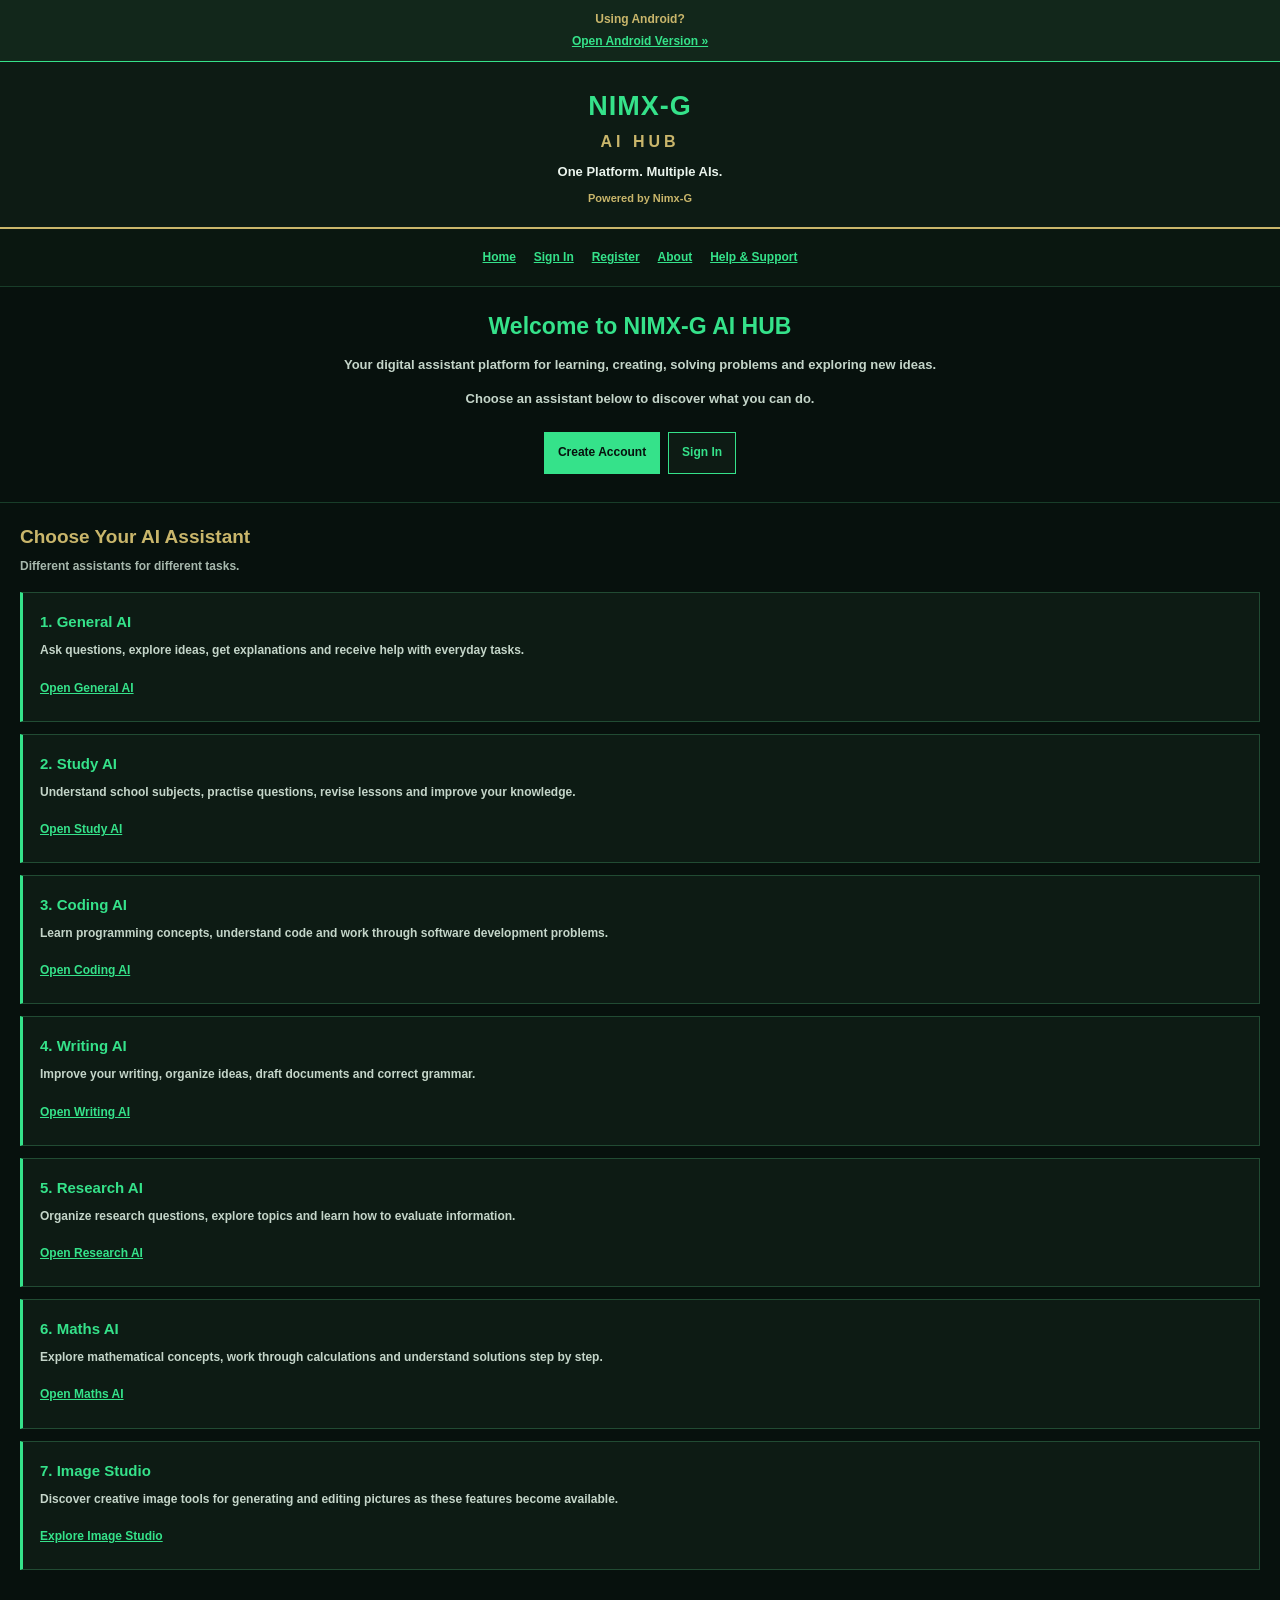
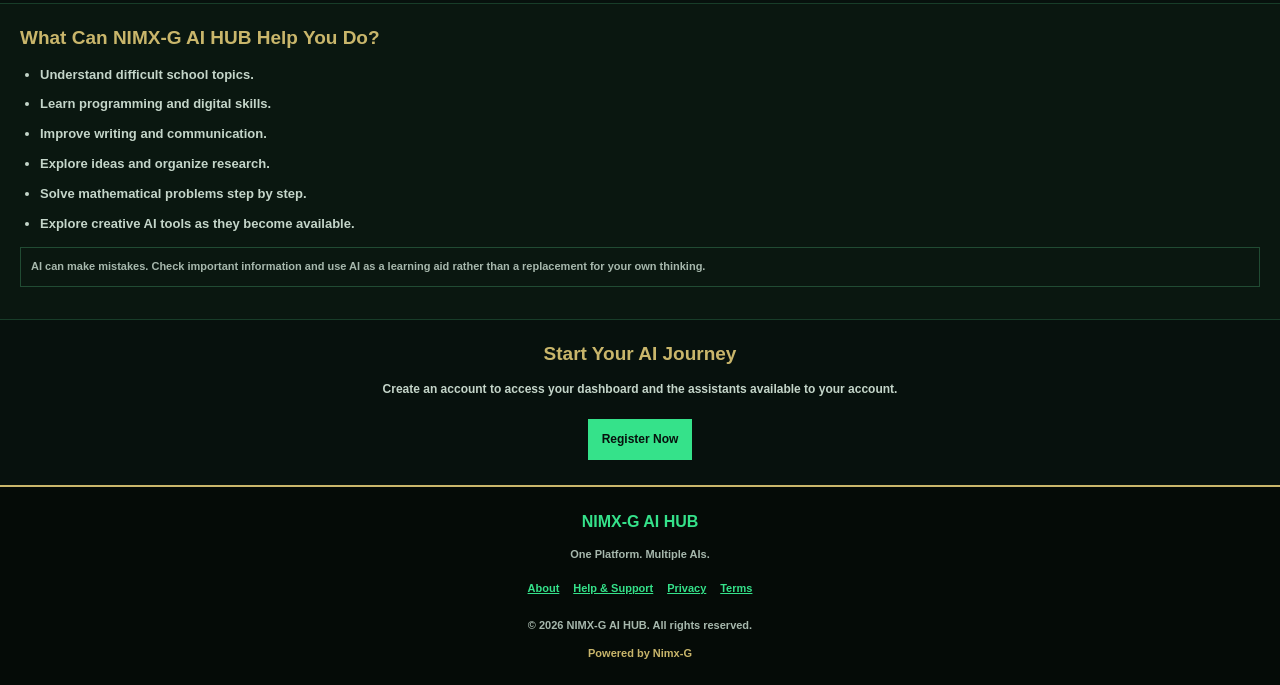
<file: index.html>
<!DOCTYPE html>
<html lang="en">
<head>
    <meta charset="UTF-8">

    <meta name="viewport" content="width=device-width, initial-scale=1.0">

    <meta name="theme-color" content="#07110D">

    <title>NIMX-G AI HUB | Multiple AI Assistants</title>

    <meta name="description"
          content="NIMX-G AI HUB brings together AI tools for learning, coding, writing, research and mathematics.">

    <link rel="stylesheet" href="assets/css/keypad.css">

    <style>
        /* Basic fallback styling if the external stylesheet is unavailable. */

        body {
            margin: 0;
            background: #07110D;
            color: #EAF4ED;
            font-family: Arial, Helvetica, sans-serif;
        font-weight: bold;
        }

        a {
            color: #35E28A;
        }
    </style>
</head>

<body>

<!-- ANDROID VERSION LINK -->

<div class="android-notice">
    <strong>Using Android?</strong>
    <a href="android.html">Open Android Version &raquo;</a>
</div>


<!-- HEADER -->

<header class="site-header">

    <div class="brand">
        <span class="brand-main">NIMX-G</span>
        <span class="brand-sub">AI HUB</span>
    </div>

    <p class="tagline">One Platform. Multiple AIs.</p>

    <p class="powered">Powered by Nimx-G</p>

</header>


<!-- MAIN NAVIGATION -->

<nav class="main-nav" aria-label="Main navigation">

    <a href="index.html">Home</a>
    <a href="keypad-login.html">Sign In</a>
    <a href="register.html">Register</a>
    <a href="about.html">About</a>
    <a href="support.html">Help &amp; Support</a>

</nav>


<!-- INTRODUCTION -->

<main>

    <section class="welcome">

        <h1>Welcome to NIMX-G AI HUB</h1>

        <p>
            Your digital assistant platform for learning, creating,
            solving problems and exploring new ideas.
        </p>

        <p>
            Choose an assistant below to discover what you can do.
        </p>

        <div class="account-links">
            <a class="main-button" href="register.html">
                Create Account
            </a>

            <a class="secondary-button" href="keypad-login.html">
                Sign In
            </a>
        </div>

    </section>


    <!-- AI ASSISTANTS -->

    <section class="assistants">

        <h2>Choose Your AI Assistant</h2>

        <p class="section-intro">
            Different assistants for different tasks.
        </p>


        <div class="assistant-card">

            <h3>1. General AI</h3>

            <p>
                Ask questions, explore ideas, get explanations
                and receive help with everyday tasks.
            </p>

            <a href="keypad-login.html">Open General AI</a>

        </div>


        <div class="assistant-card">

            <h3>2. Study AI</h3>

            <p>
                Understand school subjects, practise questions,
                revise lessons and improve your knowledge.
            </p>

            <a href="keypad-login.html">Open Study AI</a>

        </div>


        <div class="assistant-card">

            <h3>3. Coding AI</h3>

            <p>
                Learn programming concepts, understand code
                and work through software development problems.
            </p>

            <a href="keypad-login.html">Open Coding AI</a>

        </div>


        <div class="assistant-card">

            <h3>4. Writing AI</h3>

            <p>
                Improve your writing, organize ideas, draft
                documents and correct grammar.
            </p>

            <a href="keypad-login.html">Open Writing AI</a>

        </div>


        <div class="assistant-card">

            <h3>5. Research AI</h3>

            <p>
                Organize research questions, explore topics
                and learn how to evaluate information.
            </p>

            <a href="keypad-login.html">Open Research AI</a>

        </div>


        <div class="assistant-card">

            <h3>6. Maths AI</h3>

            <p>
                Explore mathematical concepts, work through
                calculations and understand solutions step by step.
            </p>

            <a href="keypad-login.html">Open Maths AI</a>

        </div>


        <div class="assistant-card">

            <h3>7. Image Studio</h3>

            <p>
                Discover creative image tools for generating
                and editing pictures as these features become available.
            </p>

            <a href="keypad-login.html">Explore Image Studio</a>

        </div>

    </section>


    <!-- WHAT THE PLATFORM OFFERS -->

    <section class="features">

        <h2>What Can NIMX-G AI HUB Help You Do?</h2>

        <ul>
            <li>Understand difficult school topics.</li>
            <li>Learn programming and digital skills.</li>
            <li>Improve writing and communication.</li>
            <li>Explore ideas and organize research.</li>
            <li>Solve mathematical problems step by step.</li>
            <li>Explore creative AI tools as they become available.</li>
        </ul>

        <p class="small-note">
            AI can make mistakes. Check important information and use
            AI as a learning aid rather than a replacement for your own
            thinking.
        </p>

    </section>


    <!-- ACCOUNT CALL TO ACTION -->

    <section class="join-section">

        <h2>Start Your AI Journey</h2>

        <p>
            Create an account to access your dashboard and
            the assistants available to your account.
        </p>

        <a class="main-button" href="register.html">
            Register Now
        </a>

    </section>

</main>


<!-- FOOTER -->

<footer>

    <p class="footer-brand">NIMX-G AI HUB</p>

    <p>One Platform. Multiple AIs.</p>

    <div class="footer-links">

        <a href="about.html">About</a>
        <a href="support.html">Help &amp; Support</a>
        <a href="privacy.html">Privacy</a>
        <a href="terms.html">Terms</a>

    </div>

    <p class="copyright">
        &copy; 2026 NIMX-G AI HUB. All rights reserved.
    </p>

    <p class="powered">Powered by Nimx-G</p>

</footer>

</body>
        </html>
</file>
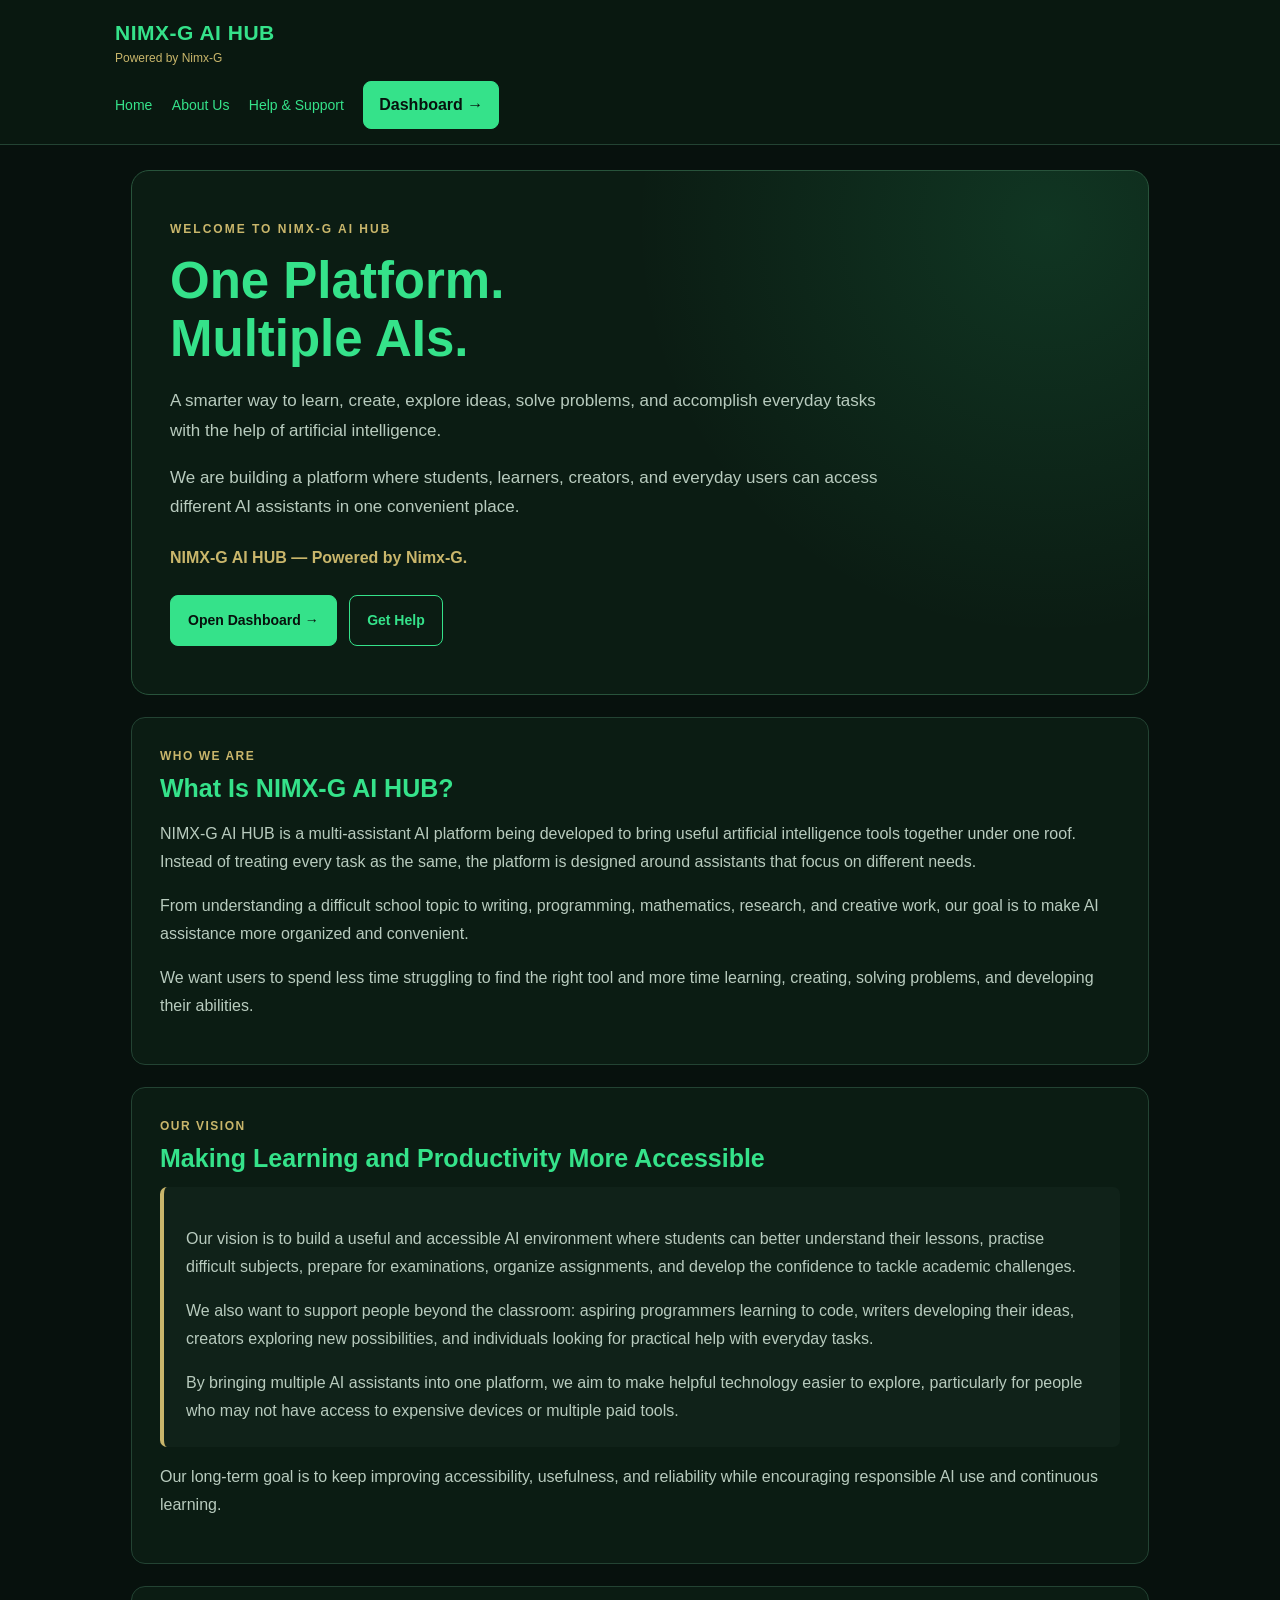
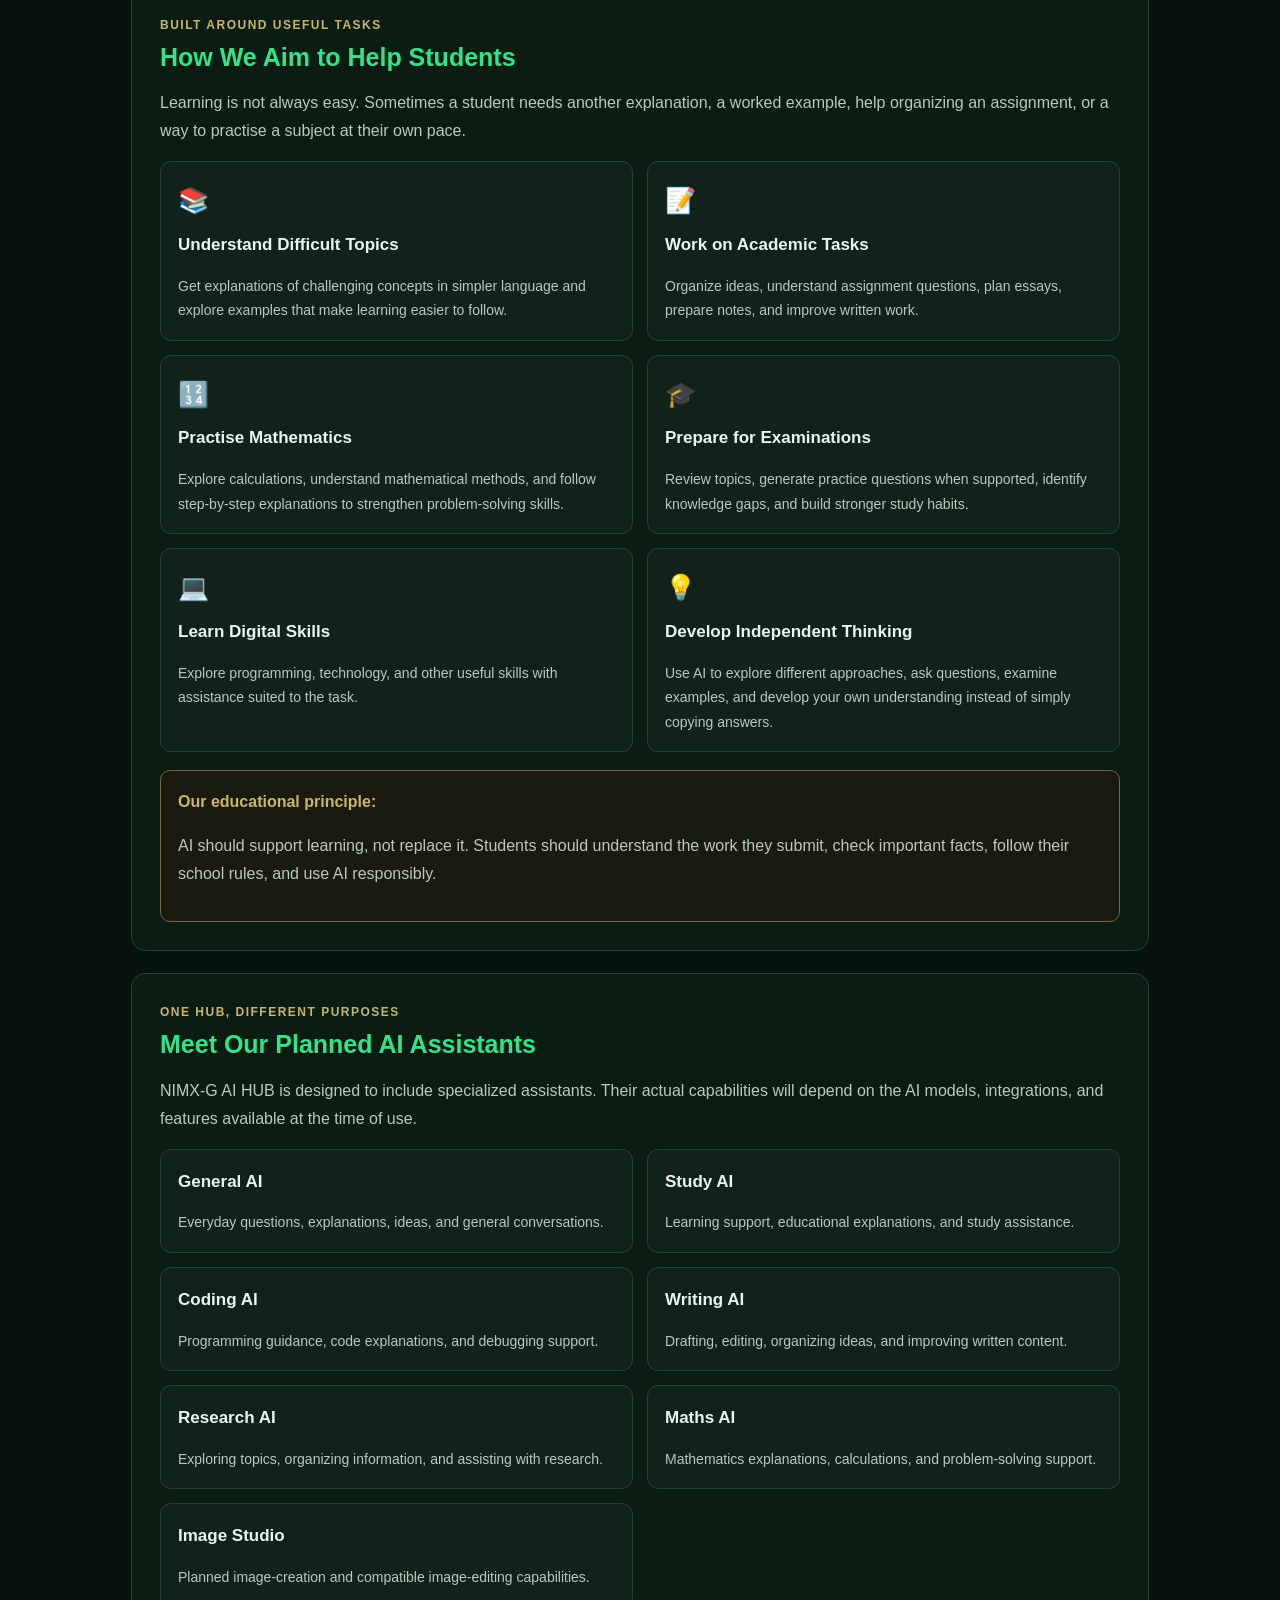
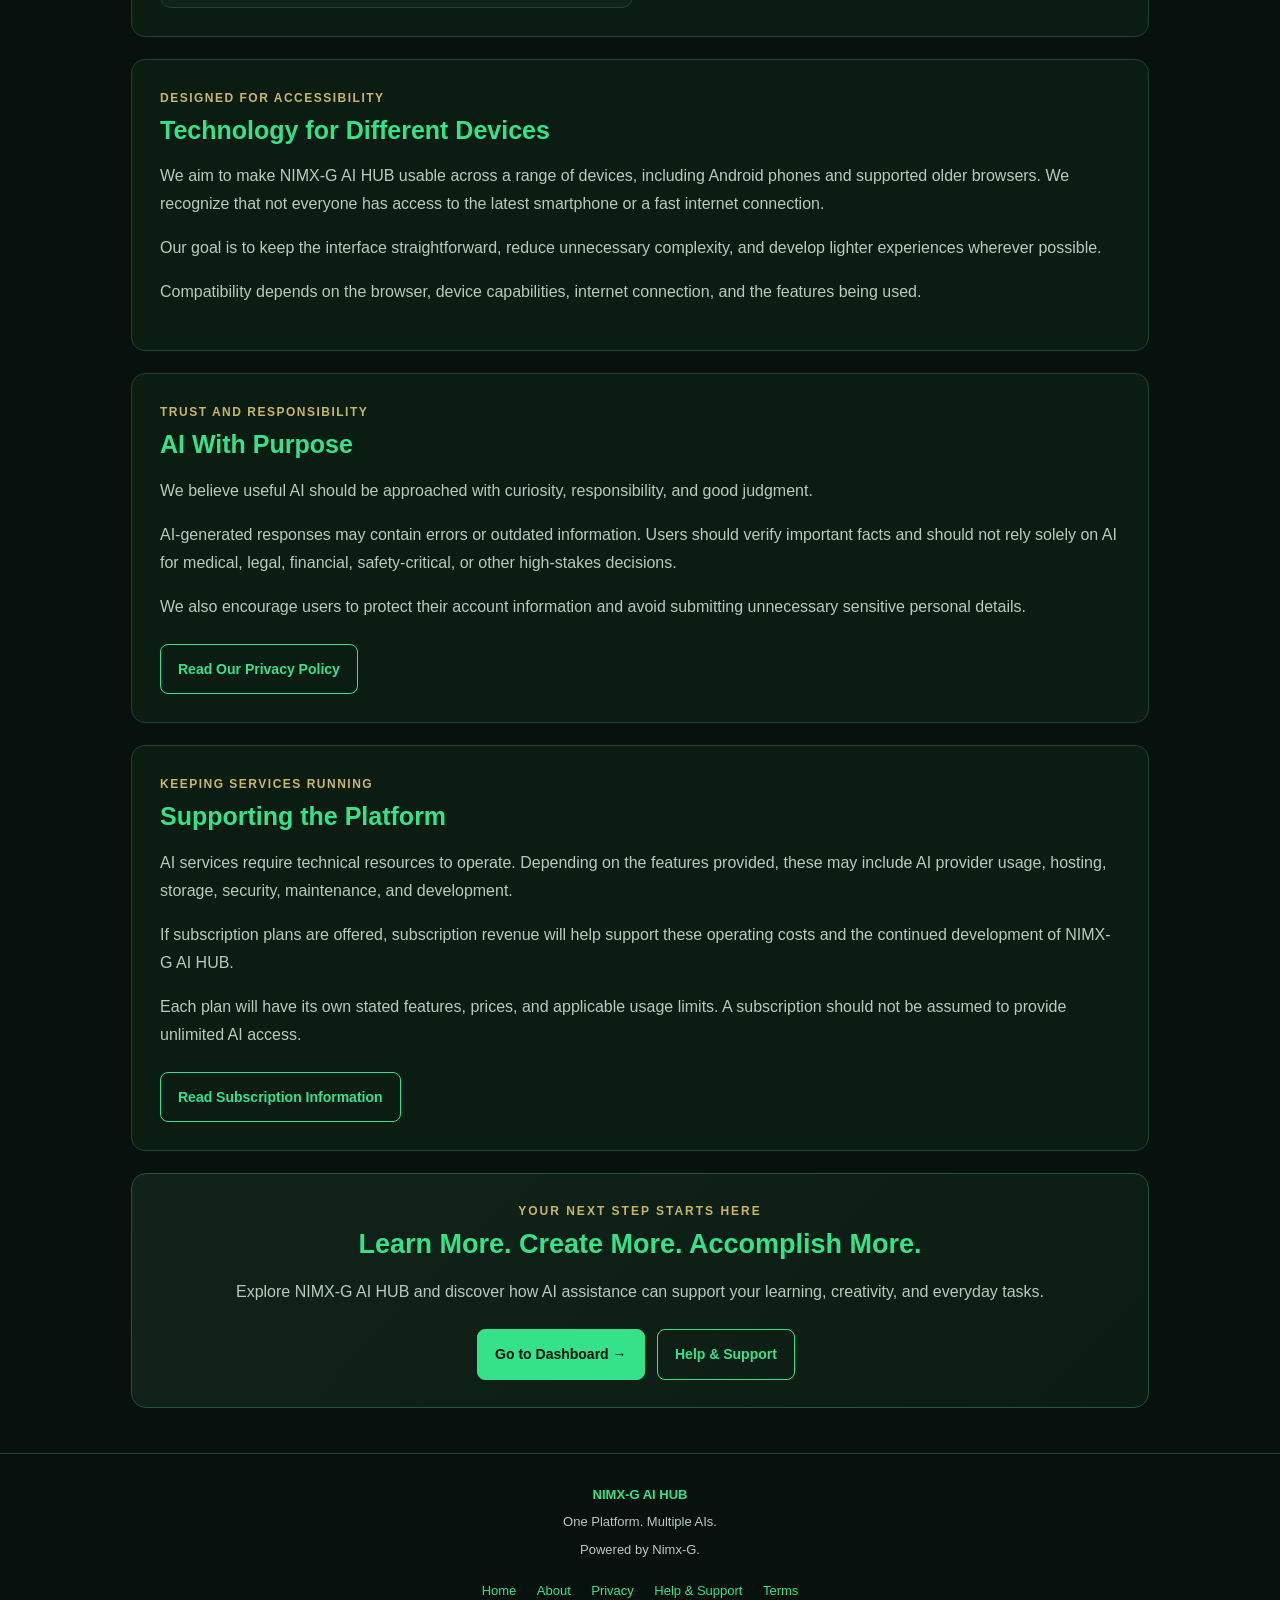
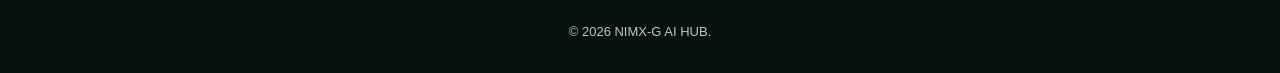
<file: about.html>
<!DOCTYPE html>
<html lang="en">
<head>
    <meta charset="UTF-8">
    <meta name="viewport" content="width=device-width, initial-scale=1">
    <meta name="theme-color" content="#07110D">

    <title>About Us | NIMX-G AI HUB</title>

    <meta name="description"
          content="Discover the vision behind NIMX-G AI HUB: making AI-powered learning, academic assistance, creativity, research and productivity more accessible.">

    <style>
        * {
            box-sizing: border-box;
        }

        :root {
            --background: #07110D;
            --panel: #0B1C13;
            --panel-light: #102219;
            --green: #35E28A;
            --gold: #C9B66B;
            --white: #EAF5EE;
            --muted: #B8CBBE;
            --border: #234333;
        }

        body {
            margin: 0;
            background: var(--background);
            color: var(--white);
            font-family: Arial, Helvetica, sans-serif;
            line-height: 1.75;
        }

        a {
            color: var(--green);
            text-decoration: none;
        }

        a:focus-visible {
            outline: 2px solid var(--gold);
            outline-offset: 4px;
        }

        .header {
            padding: 15px 18px;
            background: #091810;
            border-bottom: 1px solid var(--border);
        }

        .nav {
            max-width: 1050px;
            margin: auto;
            display: block;
        }

        .brand {
            display: inline-block;
            color: var(--green);
            font-size: 21px;
            font-weight: 900;
            letter-spacing: 0.5px;
        }

        .brand-subtitle {
            display: block;
            margin-top: -4px;
            color: var(--gold);
            font-size: 12px;
        }

        .nav-actions {
            margin-top: 14px;
        }

        .nav-link {
            display: inline-block;
            margin-right: 15px;
            margin-bottom: 5px;
            font-size: 14px;
        }

        .dashboard-button {
            display: inline-block;
            padding: 9px 15px;
            background: var(--green);
            color: #07110D;
            border: 1px solid var(--green);
            border-radius: 8px;
            font-weight: bold;
        }

        main {
            max-width: 1050px;
            margin: auto;
            padding: 25px 16px 45px;
        }

        .hero {
            position: relative;
            overflow: hidden;
            padding: 35px 23px;
            background:
                radial-gradient(
                    circle at 90% 10%,
                    rgba(53, 226, 138, 0.13),
                    transparent 40%
                ),
                var(--panel);
            border: 1px solid #28533B;
            border-radius: 18px;
        }

        .eyebrow {
            color: var(--gold);
            font-size: 12px;
            font-weight: bold;
            letter-spacing: 2px;
            text-transform: uppercase;
        }

        h1 {
            max-width: 750px;
            margin: 12px 0;
            color: var(--green);
            font-size: clamp(32px, 7vw, 51px);
            line-height: 1.15;
        }

        .hero-description {
            max-width: 740px;
            color: var(--muted);
            font-size: 17px;
        }

        .brand-signature {
            margin-top: 22px;
            color: var(--gold);
            font-weight: bold;
        }

        .button {
            display: inline-block;
            margin: 7px 8px 0 0;
            padding: 12px 17px;
            border: 1px solid var(--green);
            border-radius: 8px;
            background: var(--green);
            color: #07110D;
            font-size: 14px;
            font-weight: bold;
        }

        .button.secondary {
            background: transparent;
            color: var(--green);
        }

        .section {
            margin-top: 22px;
            padding: 23px 20px;
            background: var(--panel);
            border: 1px solid var(--border);
            border-radius: 14px;
        }

        .section-label {
            margin-bottom: 4px;
            color: var(--gold);
            font-size: 12px;
            font-weight: bold;
            letter-spacing: 1.5px;
            text-transform: uppercase;
        }

        h2 {
            margin: 5px 0 12px;
            color: var(--green);
            font-size: 25px;
            line-height: 1.3;
        }

        h3 {
            margin: 0 0 7px;
            color: var(--white);
            font-size: 17px;
        }

        p {
            color: var(--muted);
        }

        .cards {
            display: block;
        }

        .card {
            margin-top: 12px;
            padding: 17px;
            background: var(--panel-light);
            border: 1px solid #244332;
            border-radius: 11px;
        }

        .card p {
            margin-bottom: 0;
            font-size: 14px;
        }

        .icon {
            display: inline-block;
            margin-bottom: 7px;
            font-size: 25px;
        }

        .vision-box {
            padding: 22px;
            background: #102219;
            border-left: 4px solid var(--gold);
            border-radius: 7px;
        }

        .vision-box p {
            margin-bottom: 0;
        }

        .notice {
            padding: 17px;
            background: #1B1A10;
            border: 1px solid #76683B;
            border-radius: 10px;
        }

        .notice strong {
            color: var(--gold);
        }

        .cta {
            margin-top: 22px;
            padding: 27px 20px;
            background: linear-gradient(135deg, #102219, #0B1C13);
            border: 1px solid #28533B;
            border-radius: 15px;
            text-align: center;
        }

        .cta h2 {
            font-size: 27px;
        }

        footer {
            padding: 25px 15px;
            border-top: 1px solid var(--border);
            text-align: center;
        }

        .footer-brand {
            color: var(--green);
            font-weight: bold;
        }

        footer p {
            margin: 5px 0;
            font-size: 13px;
        }

        .footer-links {
            margin: 13px 0;
        }

        .footer-links a {
            display: inline-block;
            margin: 5px 8px;
            font-size: 13px;
        }

        @media (min-width: 650px) {
            .nav {
                display: block;
            }

            .nav-actions {
                margin-top: 12px;
            }

            .hero {
                padding: 48px 38px;
            }

            .section {
                padding: 28px;
            }

            .cards {
                display: grid;
                grid-template-columns: 1fr 1fr;
                gap: 14px;
            }

            .card {
                margin-top: 0;
            }
        }

        @media (prefers-reduced-motion: no-preference) {
            .hero {
                animation: entrance 0.5s ease-out;
            }

            @keyframes entrance {
                from {
                    opacity: 0.65;
                    transform: translateY(7px);
                }

                to {
                    opacity: 1;
                    transform: translateY(0);
                }
            }
        }
    </style>
</head>

<body>

<header class="header">
    <div class="nav">

        <a class="brand" href="index.html">
            NIMX-G AI HUB
        </a>

        <span class="brand-subtitle">
            Powered by Nimx-G
        </span>

        <nav class="nav-actions" aria-label="Main navigation">
            <a class="nav-link" href="index.html">Home</a>

            <a class="nav-link" href="about.html">
                About Us
            </a>

            <a class="nav-link" href="support.html">
                Help &amp; Support
            </a>

            <a class="dashboard-button" href="dashboard.html">
                Dashboard &#8594;
            </a>
        </nav>

    </div>
</header>

<main>

    <!-- INTRODUCTION -->

    <section class="hero">

        <div class="eyebrow">
            Welcome to NIMX-G AI HUB
        </div>

        <h1>
            One Platform.<br>
            Multiple AIs.
        </h1>

        <p class="hero-description">
            A smarter way to learn, create, explore ideas, solve problems,
            and accomplish everyday tasks with the help of artificial
            intelligence.
        </p>

        <p class="hero-description">
            We are building a platform where students, learners, creators,
            and everyday users can access different AI assistants in one
            convenient place.
        </p>

        <p class="brand-signature">
            NIMX-G AI HUB — Powered by Nimx-G.
        </p>

        <a class="button" href="dashboard.html">
            Open Dashboard &#8594;
        </a>

        <a class="button secondary" href="support.html">
            Get Help
        </a>

    </section>

    <!-- ABOUT US -->

    <section class="section">

        <div class="section-label">
            Who We Are
        </div>

        <h2>What Is NIMX-G AI HUB?</h2>

        <p>
            NIMX-G AI HUB is a multi-assistant AI platform being developed
            to bring useful artificial intelligence tools together under
            one roof. Instead of treating every task as the same, the
            platform is designed around assistants that focus on different
            needs.
        </p>

        <p>
            From understanding a difficult school topic to writing,
            programming, mathematics, research, and creative work, our
            goal is to make AI assistance more organized and convenient.
        </p>

        <p>
            We want users to spend less time struggling to find the right
            tool and more time learning, creating, solving problems,
            and developing their abilities.
        </p>

    </section>

    <!-- VISION -->

    <section class="section">

        <div class="section-label">
            Our Vision
        </div>

        <h2>Making Learning and Productivity More Accessible</h2>

        <div class="vision-box">

            <p>
                Our vision is to build a useful and accessible AI
                environment where students can better understand their
                lessons, practise difficult subjects, prepare for
                examinations, organize assignments, and develop the
                confidence to tackle academic challenges.
            </p>

            <p>
                We also want to support people beyond the classroom:
                aspiring programmers learning to code, writers developing
                their ideas, creators exploring new possibilities, and
                individuals looking for practical help with everyday tasks.
            </p>

            <p>
                By bringing multiple AI assistants into one platform,
                we aim to make helpful technology easier to explore,
                particularly for people who may not have access to
                expensive devices or multiple paid tools.
            </p>

        </div>

        <p>
            Our long-term goal is to keep improving accessibility,
            usefulness, and reliability while encouraging responsible
            AI use and continuous learning.
        </p>

    </section>

    <!-- STUDENTS -->

    <section class="section">

        <div class="section-label">
            Built Around Useful Tasks
        </div>

        <h2>How We Aim to Help Students</h2>

        <p>
            Learning is not always easy. Sometimes a student needs another
            explanation, a worked example, help organizing an assignment,
            or a way to practise a subject at their own pace.
        </p>

        <div class="cards">

            <article class="card">
                <span class="icon" aria-hidden="true">&#128218;</span>

                <h3>Understand Difficult Topics</h3>

                <p>
                    Get explanations of challenging concepts in simpler
                    language and explore examples that make learning
                    easier to follow.
                </p>
            </article>

            <article class="card">
                <span class="icon" aria-hidden="true">&#128221;</span>

                <h3>Work on Academic Tasks</h3>

                <p>
                    Organize ideas, understand assignment questions,
                    plan essays, prepare notes, and improve written work.
                </p>
            </article>

            <article class="card">
                <span class="icon" aria-hidden="true">&#128290;</span>

                <h3>Practise Mathematics</h3>

                <p>
                    Explore calculations, understand mathematical methods,
                    and follow step-by-step explanations to strengthen
                    problem-solving skills.
                </p>
            </article>

            <article class="card">
                <span class="icon" aria-hidden="true">&#127891;</span>

                <h3>Prepare for Examinations</h3>

                <p>
                    Review topics, generate practice questions when
                    supported, identify knowledge gaps, and build
                    stronger study habits.
                </p>
            </article>

            <article class="card">
                <span class="icon" aria-hidden="true">&#128187;</span>

                <h3>Learn Digital Skills</h3>

                <p>
                    Explore programming, technology, and other useful
                    skills with assistance suited to the task.
                </p>
            </article>

            <article class="card">
                <span class="icon" aria-hidden="true">&#128161;</span>

                <h3>Develop Independent Thinking</h3>

                <p>
                    Use AI to explore different approaches, ask questions,
                    examine examples, and develop your own understanding
                    instead of simply copying answers.
                </p>
            </article>

        </div>

        <div class="notice" style="margin-top:18px;">
            <strong>Our educational principle:</strong>

            <p>
                AI should support learning, not replace it. Students should
                understand the work they submit, check important facts,
                follow their school rules, and use AI responsibly.
            </p>
        </div>

    </section>

    <!-- OUR ASSISTANTS -->

    <section class="section">

        <div class="section-label">
            One Hub, Different Purposes
        </div>

        <h2>Meet Our Planned AI Assistants</h2>

        <p>
            NIMX-G AI HUB is designed to include specialized assistants.
            Their actual capabilities will depend on the AI models,
            integrations, and features available at the time of use.
        </p>

        <div class="cards">

            <article class="card">
                <h3>General AI</h3>

                <p>
                    Everyday questions, explanations, ideas,
                    and general conversations.
                </p>
            </article>

            <article class="card">
                <h3>Study AI</h3>

                <p>
                    Learning support, educational explanations,
                    and study assistance.
                </p>
            </article>

            <article class="card">
                <h3>Coding AI</h3>

                <p>
                    Programming guidance, code explanations,
                    and debugging support.
                </p>
            </article>

            <article class="card">
                <h3>Writing AI</h3>

                <p>
                    Drafting, editing, organizing ideas,
                    and improving written content.
                </p>
            </article>

            <article class="card">
                <h3>Research AI</h3>

                <p>
                    Exploring topics, organizing information,
                    and assisting with research.
                </p>
            </article>

            <article class="card">
                <h3>Maths AI</h3>

                <p>
                    Mathematics explanations, calculations,
                    and problem-solving support.
                </p>
            </article>

            <article class="card">
                <h3>Image Studio</h3>

                <p>
                    Planned image-creation and compatible
                    image-editing capabilities.
                </p>
            </article>

        </div>

    </section>

    <!-- ACCESSIBILITY -->

    <section class="section">

        <div class="section-label">
            Designed for Accessibility
        </div>

        <h2>Technology for Different Devices</h2>

        <p>
            We aim to make NIMX-G AI HUB usable across a range of devices,
            including Android phones and supported older browsers.
            We recognize that not everyone has access to the latest
            smartphone or a fast internet connection.
        </p>

        <p>
            Our goal is to keep the interface straightforward, reduce
            unnecessary complexity, and develop lighter experiences
            wherever possible.
        </p>

        <p>
            Compatibility depends on the browser, device capabilities,
            internet connection, and the features being used.
        </p>

    </section>

    <!-- RESPONSIBLE AI -->

    <section class="section">

        <div class="section-label">
            Trust and Responsibility
        </div>

        <h2>AI With Purpose</h2>

        <p>
            We believe useful AI should be approached with curiosity,
            responsibility, and good judgment.
        </p>

        <p>
            AI-generated responses may contain errors or outdated
            information. Users should verify important facts and should
            not rely solely on AI for medical, legal, financial,
            safety-critical, or other high-stakes decisions.
        </p>

        <p>
            We also encourage users to protect their account information
            and avoid submitting unnecessary sensitive personal details.
        </p>

        <a class="button secondary" href="privacy.html">
            Read Our Privacy Policy
        </a>

    </section>

    <!-- SUBSCRIPTIONS -->

    <section class="section">

        <div class="section-label">
            Keeping Services Running
        </div>

        <h2>Supporting the Platform</h2>

        <p>
            AI services require technical resources to operate. Depending
            on the features provided, these may include AI provider usage,
            hosting, storage, security, maintenance, and development.
        </p>

        <p>
            If subscription plans are offered, subscription revenue will
            help support these operating costs and the continued
            development of NIMX-G AI HUB.
        </p>

        <p>
            Each plan will have its own stated features, prices, and
            applicable usage limits. A subscription should not be assumed
            to provide unlimited AI access.
        </p>

        <a class="button secondary" href="privacy.html">
            Read Subscription Information
        </a>

    </section>

    <!-- FINAL CALL TO ACTION -->

    <section class="cta">

        <div class="eyebrow">
            Your Next Step Starts Here
        </div>

        <h2>Learn More. Create More. Accomplish More.</h2>

        <p>
            Explore NIMX-G AI HUB and discover how AI assistance can
            support your learning, creativity, and everyday tasks.
        </p>

        <a class="button" href="dashboard.html">
            Go to Dashboard &#8594;
        </a>

        <a class="button secondary" href="support.html">
            Help &amp; Support
        </a>

    </section>

</main>

<footer>

    <p class="footer-brand">NIMX-G AI HUB</p>

    <p>One Platform. Multiple AIs.</p>

    <p>Powered by Nimx-G.</p>

    <div class="footer-links">
        <a href="index.html">Home</a>
        <a href="about.html">About</a>
        <a href="privacy.html">Privacy</a>
        <a href="support.html">Help &amp; Support</a>
        <a href="terms.html">Terms</a>
    </div>

    <p>
        &copy; <span id="year">2026</span> NIMX-G AI HUB.
    </p>

</footer>

<script>
    document.getElementById("year").textContent =
        new Date().getFullYear();
</script>

</body>
  </html>
</file>
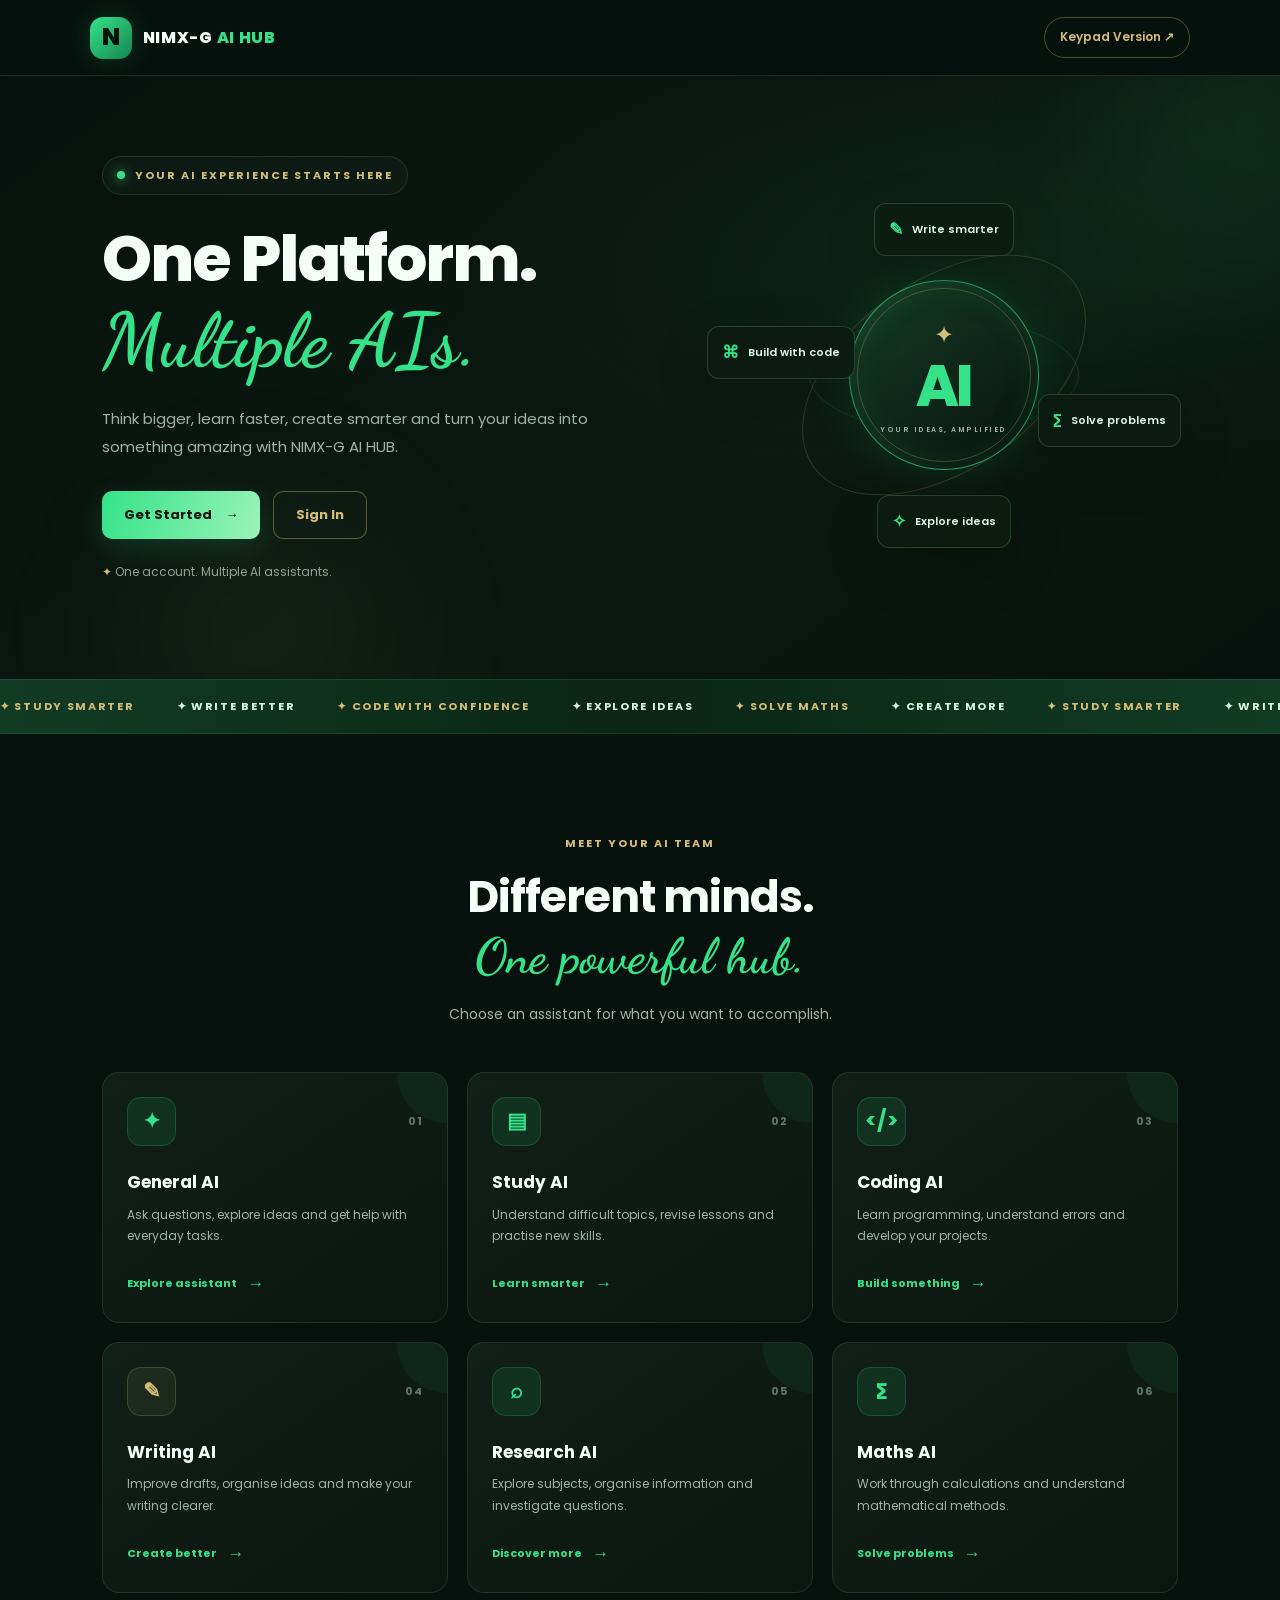
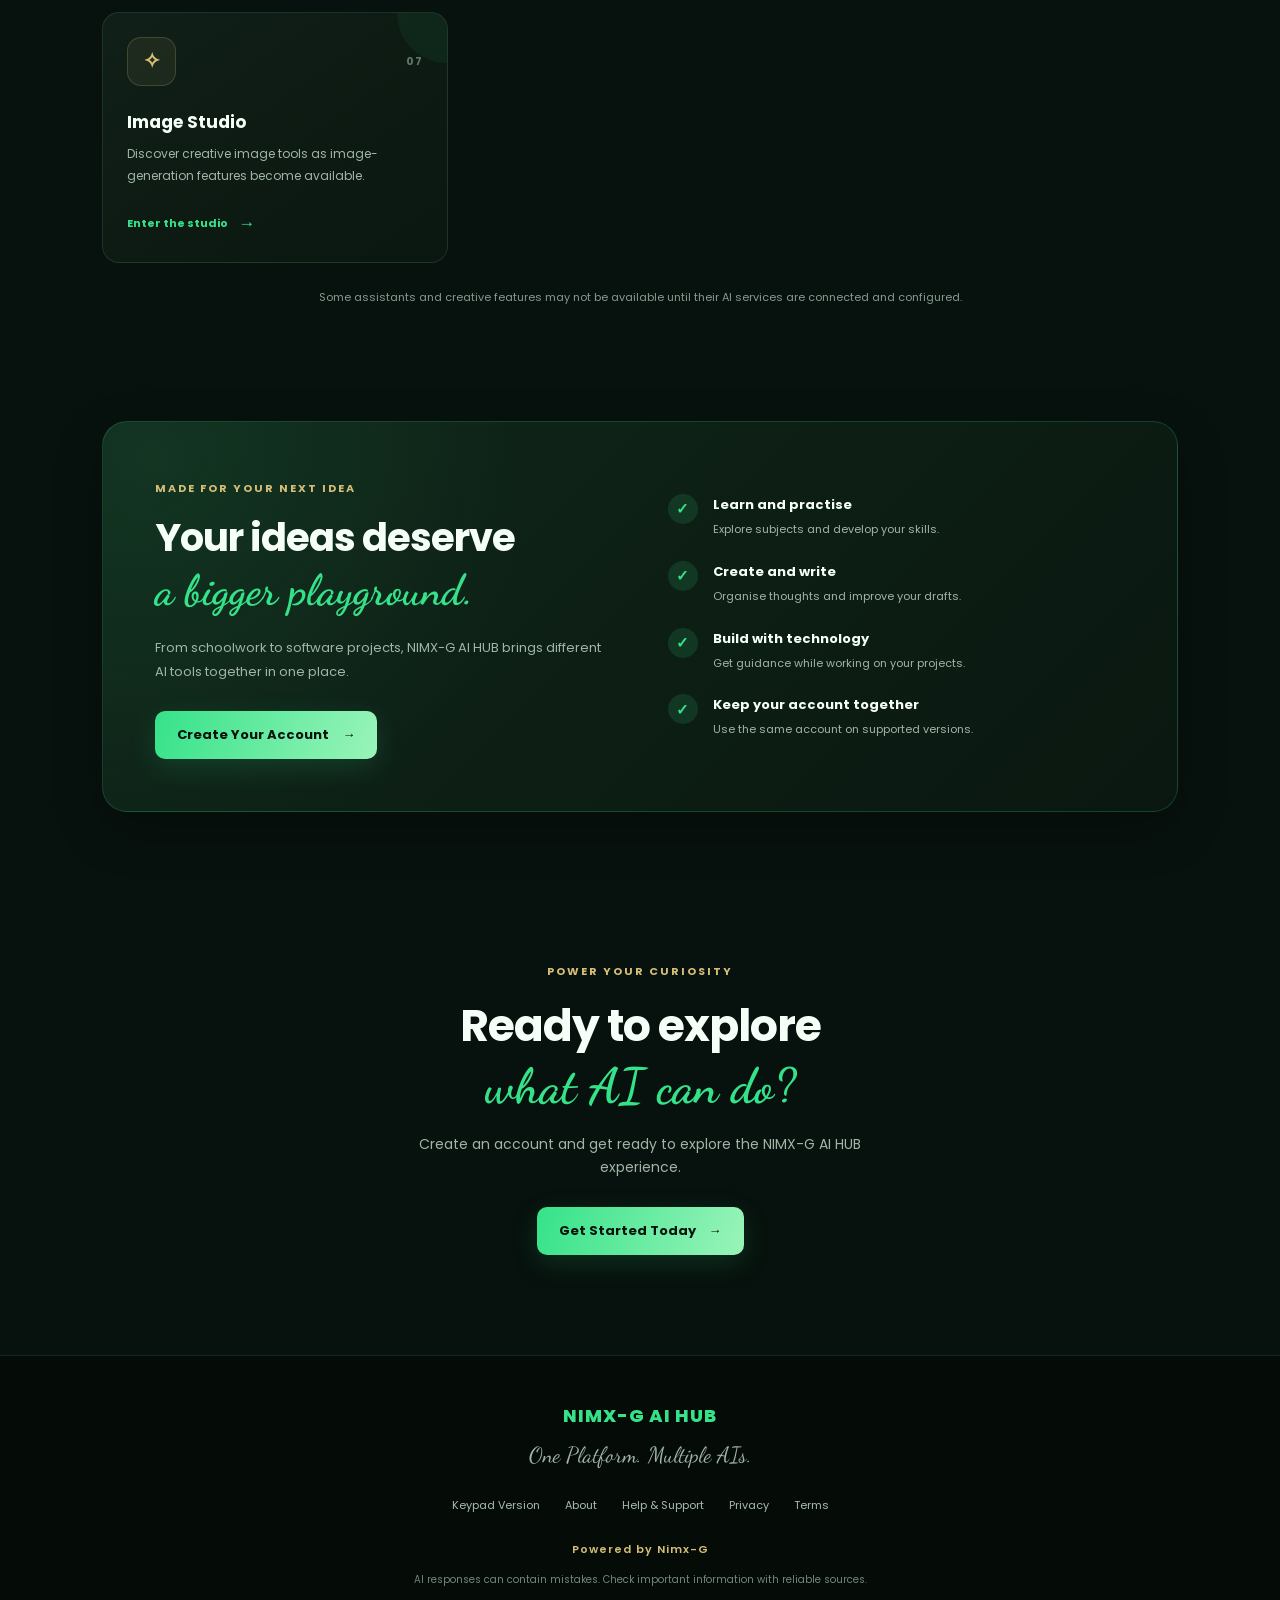
<file: android.html>
<!DOCTYPE html>
<html lang="en">
<head>
    <meta charset="UTF-8">
    <meta name="viewport" content="width=device-width, initial-scale=1.0">
    <meta name="theme-color" content="#07110d">
    <meta name="description" content="Welcome to NIMX-G AI HUB. Explore AI assistants for learning, coding, writing, research and more.">
    <title>NIMX-G AI HUB | Android</title>

    <link rel="stylesheet" href="assets/css/android.css">

    <link rel="preconnect" href="https://fonts.googleapis.com">
    <link rel="preconnect" href="https://fonts.gstatic.com" crossorigin>
    <link href="https://fonts.googleapis.com/css2?family=Dancing+Script:wght@600;700&family=Poppins:wght@400;500;600;700;800&display=swap" rel="stylesheet">
</head>

<body>

<header class="top-header">
    <a href="android.html" class="brand">
        <span class="brand-icon">N</span>
        <span class="brand-name">NIMX-G <span>AI HUB</span></span>
    </a>

    <a href="index.html" class="keypad-link">Keypad Version ↗</a>
</header>

<main>

    <!-- HERO SECTION -->
    <section class="hero">

        <div class="hero-glow hero-glow-one"></div>
        <div class="hero-glow hero-glow-two"></div>

        <div class="hero-content">

            <span class="welcome-label">
                <span class="live-dot"></span>
                YOUR AI EXPERIENCE STARTS HERE
            </span>

            <h1>
                One Platform.<br>
                <span class="script-text">Multiple AIs.</span>
            </h1>

            <p class="hero-description">
                Think bigger, learn faster, create smarter and turn your ideas
                into something amazing with NIMX-G AI HUB.
            </p>

            <div class="hero-buttons">
                <a href="android-register.html" class="button button-primary">
                    Get Started <span>→</span>
                </a>

                <a href="login.html" class="button button-secondary">
                    Sign In
                </a>
            </div>

            <p class="hero-note">
                <span>✦</span> One account. Multiple AI assistants.
            </p>

        </div>

        <div class="hero-visual" aria-label="AI Hub illustration">

            <div class="orbit orbit-one"></div>
            <div class="orbit orbit-two"></div>

            <div class="ai-core">
                <div class="core-inner">
                    <span class="core-star">✦</span>
                    <span class="core-name">AI</span>
                    <span class="core-caption">YOUR IDEAS, AMPLIFIED</span>
                </div>
            </div>

            <div class="floating-chip chip-top">
                <span class="chip-icon">✎</span>
                <span>Write smarter</span>
            </div>

            <div class="floating-chip chip-left">
                <span class="chip-icon">⌘</span>
                <span>Build with code</span>
            </div>

            <div class="floating-chip chip-right">
                <span class="chip-icon">∑</span>
                <span>Solve problems</span>
            </div>

            <div class="floating-chip chip-bottom">
                <span class="chip-icon">✧</span>
                <span>Explore ideas</span>
            </div>

        </div>

    </section>


    <!-- MOVING PROMOTIONAL STRIP -->
    <section class="promo-strip" aria-label="AI Hub features">
        <div class="promo-track">
            <span>✦ STUDY SMARTER</span>
            <span>✦ WRITE BETTER</span>
            <span>✦ CODE WITH CONFIDENCE</span>
            <span>✦ EXPLORE IDEAS</span>
            <span>✦ SOLVE MATHS</span>
            <span>✦ CREATE MORE</span>

            <span aria-hidden="true">✦ STUDY SMARTER</span>
            <span aria-hidden="true">✦ WRITE BETTER</span>
            <span aria-hidden="true">✦ CODE WITH CONFIDENCE</span>
            <span aria-hidden="true">✦ EXPLORE IDEAS</span>
            <span aria-hidden="true">✦ SOLVE MATHS</span>
            <span aria-hidden="true">✦ CREATE MORE</span>
        </div>
    </section>


    <!-- AI ASSISTANTS -->
    <section class="assistants-section">

        <div class="section-heading">
            <span class="section-eyebrow">MEET YOUR AI TEAM</span>

            <h2>
                Different minds.<br>
                <span>One powerful hub.</span>
            </h2>

            <p>
                Choose an assistant for what you want to accomplish.
            </p>
        </div>


        <div class="assistant-grid">

            <a href="login.html" class="assistant-card card-general">
                <div class="card-top">
                    <div class="assistant-icon">✦</div>
                    <span class="card-number">01</span>
                </div>

                <h3>General AI</h3>

                <p>
                    Ask questions, explore ideas and get help with everyday tasks.
                </p>

                <span class="card-action">Explore assistant <span>→</span></span>
            </a>


            <a href="login.html" class="assistant-card card-study">
                <div class="card-top">
                    <div class="assistant-icon">▤</div>
                    <span class="card-number">02</span>
                </div>

                <h3>Study AI</h3>

                <p>
                    Understand difficult topics, revise lessons and practise new skills.
                </p>

                <span class="card-action">Learn smarter <span>→</span></span>
            </a>


            <a href="login.html" class="assistant-card card-coding">
                <div class="card-top">
                    <div class="assistant-icon">&lt;/&gt;</div>
                    <span class="card-number">03</span>
                </div>

                <h3>Coding AI</h3>

                <p>
                    Learn programming, understand errors and develop your projects.
                </p>

                <span class="card-action">Build something <span>→</span></span>
            </a>


            <a href="login.html" class="assistant-card card-writing">
                <div class="card-top">
                    <div class="assistant-icon">✎</div>
                    <span class="card-number">04</span>
                </div>

                <h3>Writing AI</h3>

                <p>
                    Improve drafts, organise ideas and make your writing clearer.
                </p>

                <span class="card-action">Create better <span>→</span></span>
            </a>


            <a href="login.html" class="assistant-card card-research">
                <div class="card-top">
                    <div class="assistant-icon">⌕</div>
                    <span class="card-number">05</span>
                </div>

                <h3>Research AI</h3>

                <p>
                    Explore subjects, organise information and investigate questions.
                </p>

                <span class="card-action">Discover more <span>→</span></span>
            </a>


            <a href="login.html" class="assistant-card card-maths">
                <div class="card-top">
                    <div class="assistant-icon">∑</div>
                    <span class="card-number">06</span>
                </div>

                <h3>Maths AI</h3>

                <p>
                    Work through calculations and understand mathematical methods.
                </p>

                <span class="card-action">Solve problems <span>→</span></span>
            </a>


            <a href="login.html" class="assistant-card card-image">
                <div class="card-top">
                    <div class="assistant-icon">✧</div>
                    <span class="card-number">07</span>
                </div>

                <h3>Image Studio</h3>

                <p>
                    Discover creative image tools as image-generation features become available.
                </p>

                <span class="card-action">Enter the studio <span>→</span></span>
            </a>

        </div>

        <p class="availability-note">
            Some assistants and creative features may not be available until their AI
            services are connected and configured.
        </p>

    </section>


    <!-- FEATURE PROMOTION -->
    <section class="feature-section">

        <div class="feature-panel">

            <div class="feature-content">
                <span class="section-eyebrow">MADE FOR YOUR NEXT IDEA</span>

                <h2>
                    Your ideas deserve<br>
                    <span>a bigger playground.</span>
                </h2>

                <p>
                    From schoolwork to software projects, NIMX-G AI HUB brings
                    different AI tools together in one place.
                </p>

                <a href="register.html" class="button button-primary">
                    Create Your Account <span>→</span>
                </a>
            </div>

            <div class="feature-list">

                <div class="feature-item">
                    <span class="feature-check">✓</span>
                    <div>
                        <strong>Learn and practise</strong>
                        <p>Explore subjects and develop your skills.</p>
                    </div>
                </div>

                <div class="feature-item">
                    <span class="feature-check">✓</span>
                    <div>
                        <strong>Create and write</strong>
                        <p>Organise thoughts and improve your drafts.</p>
                    </div>
                </div>

                <div class="feature-item">
                    <span class="feature-check">✓</span>
                    <div>
                        <strong>Build with technology</strong>
                        <p>Get guidance while working on your projects.</p>
                    </div>
                </div>

                <div class="feature-item">
                    <span class="feature-check">✓</span>
                    <div>
                        <strong>Keep your account together</strong>
                        <p>Use the same account on supported versions.</p>
                    </div>
                </div>

            </div>

        </div>

    </section>


    <!-- FINAL CALL TO ACTION -->
    <section class="final-cta">
        <span class="section-eyebrow">POWER YOUR CURIOSITY</span>

        <h2>
            Ready to explore<br>
            <span>what AI can do?</span>
        </h2>

        <p>
            Create an account and get ready to explore the NIMX-G AI HUB experience.
        </p>

        <a href="android-register.html" class="button button-primary">
            Get Started Today <span>→</span>
        </a>
    </section>

</main>


<footer class="site-footer">

    <a href="android.html" class="footer-brand">NIMX-G AI HUB</a>

    <p class="footer-tagline">One Platform. Multiple AIs.</p>

    <nav class="footer-links" aria-label="Footer navigation">
        <a href="index.html">Keypad Version</a>
        <a href="about.html">About</a>
        <a href="support.html">Help &amp; Support</a>
        <a href="privacy.html">Privacy</a>
        <a href="terms.html">Terms</a>
    </nav>

    <p class="footer-credit">Powered by Nimx-G</p>

    <p class="footer-small">
        AI responses can contain mistakes. Check important information with reliable sources.
    </p>

</footer>

</body>
  </html>
</file>
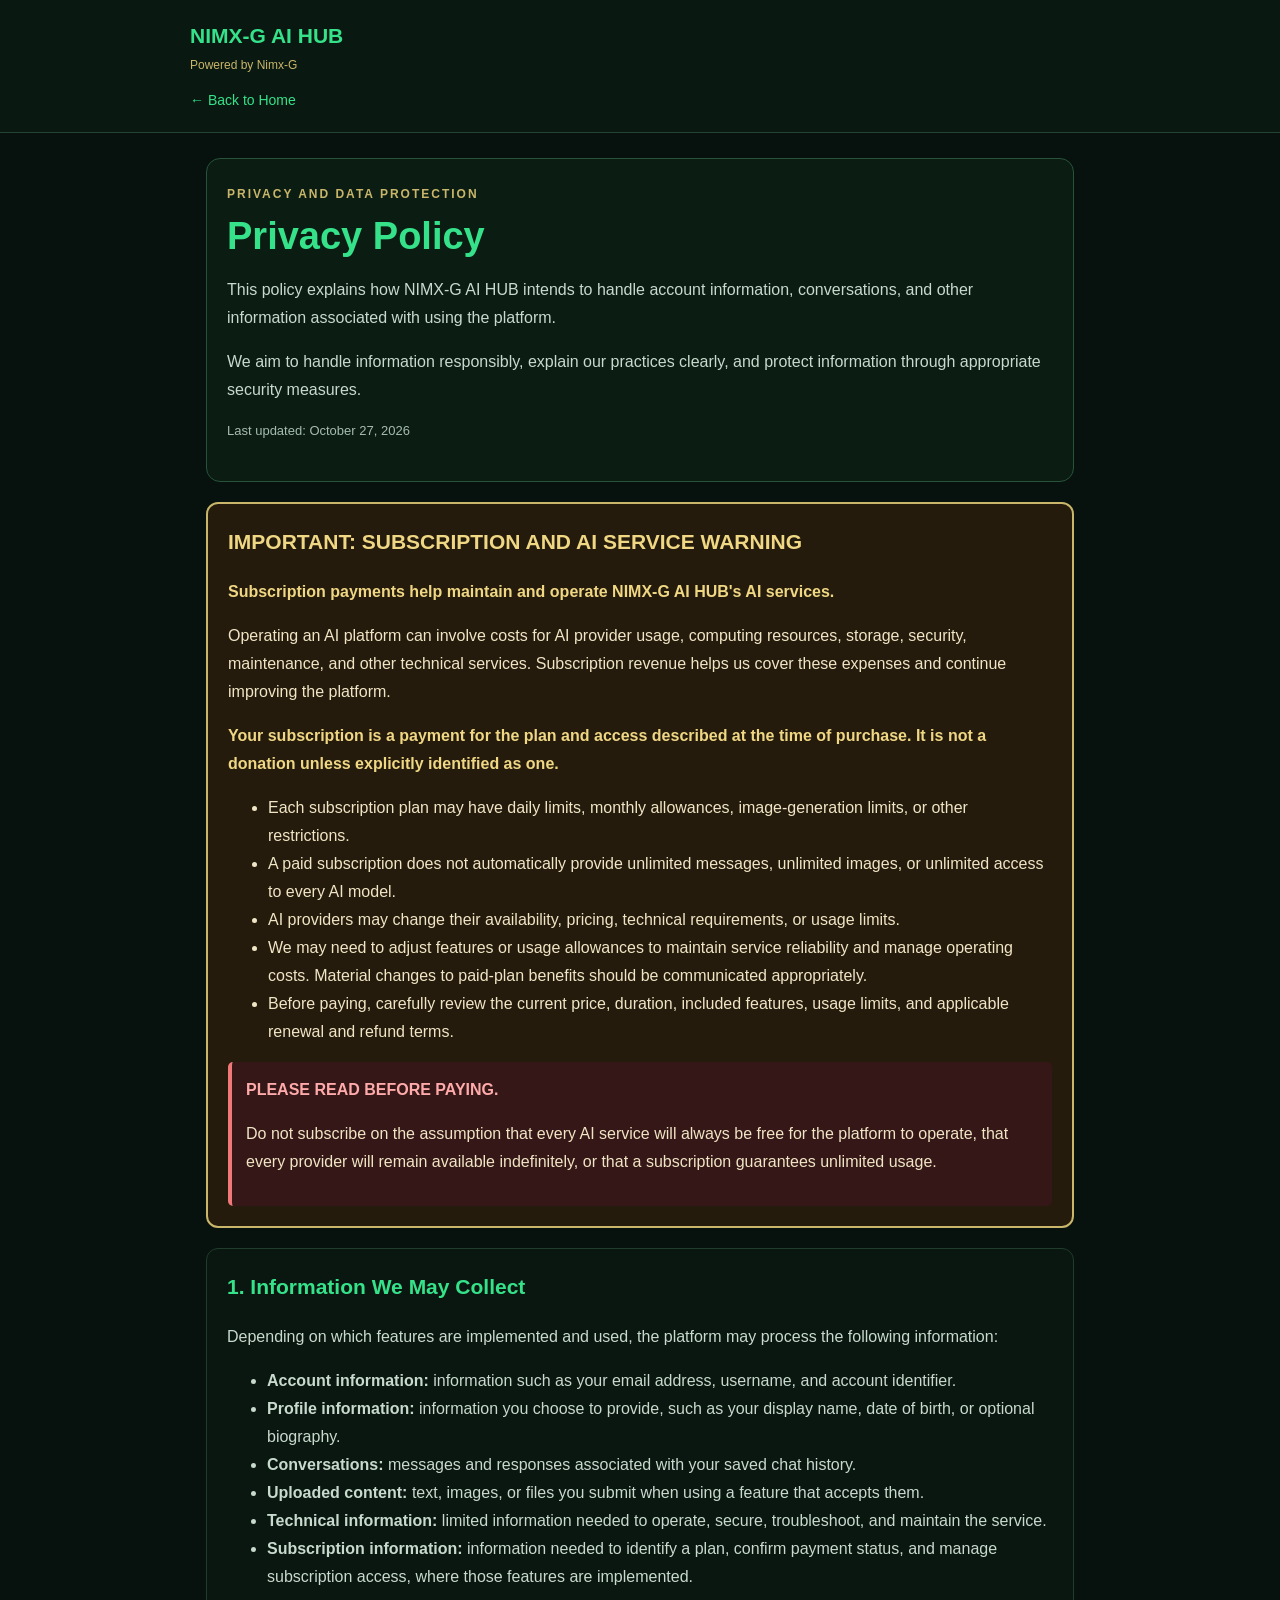
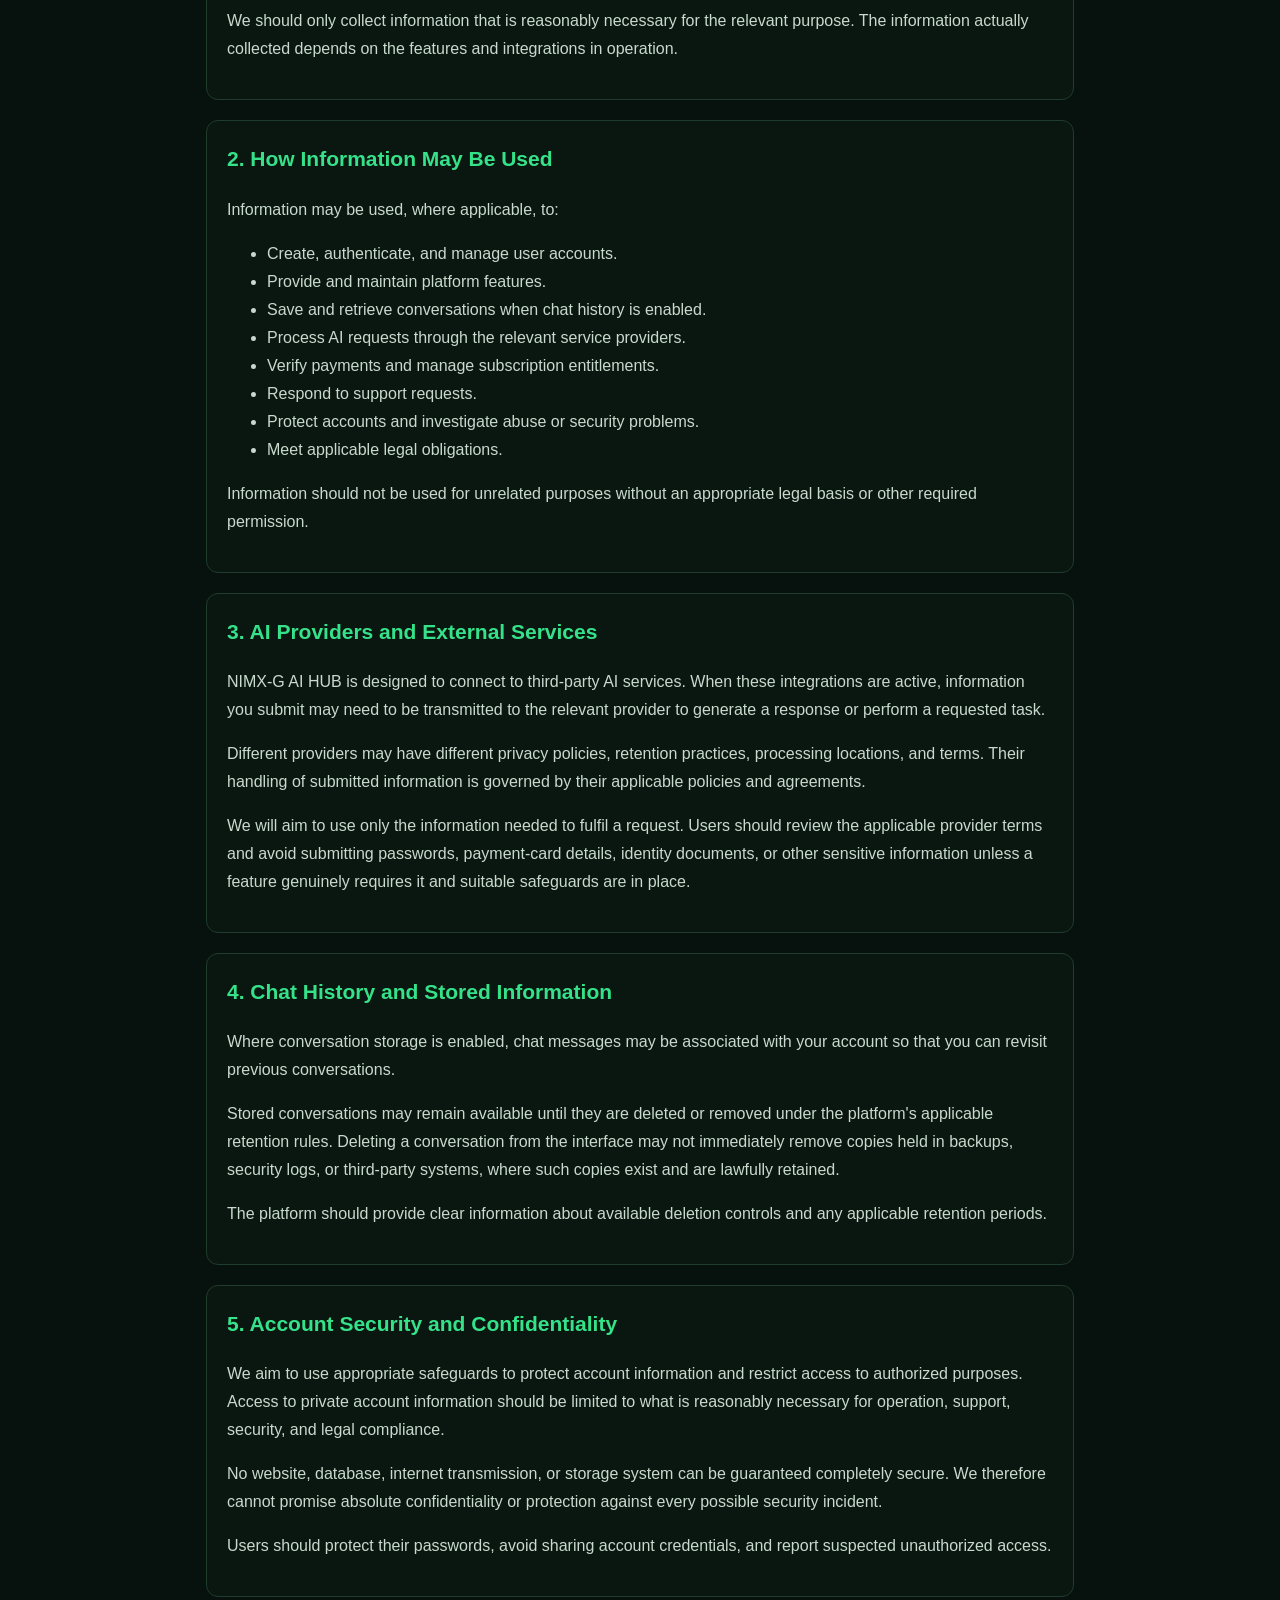
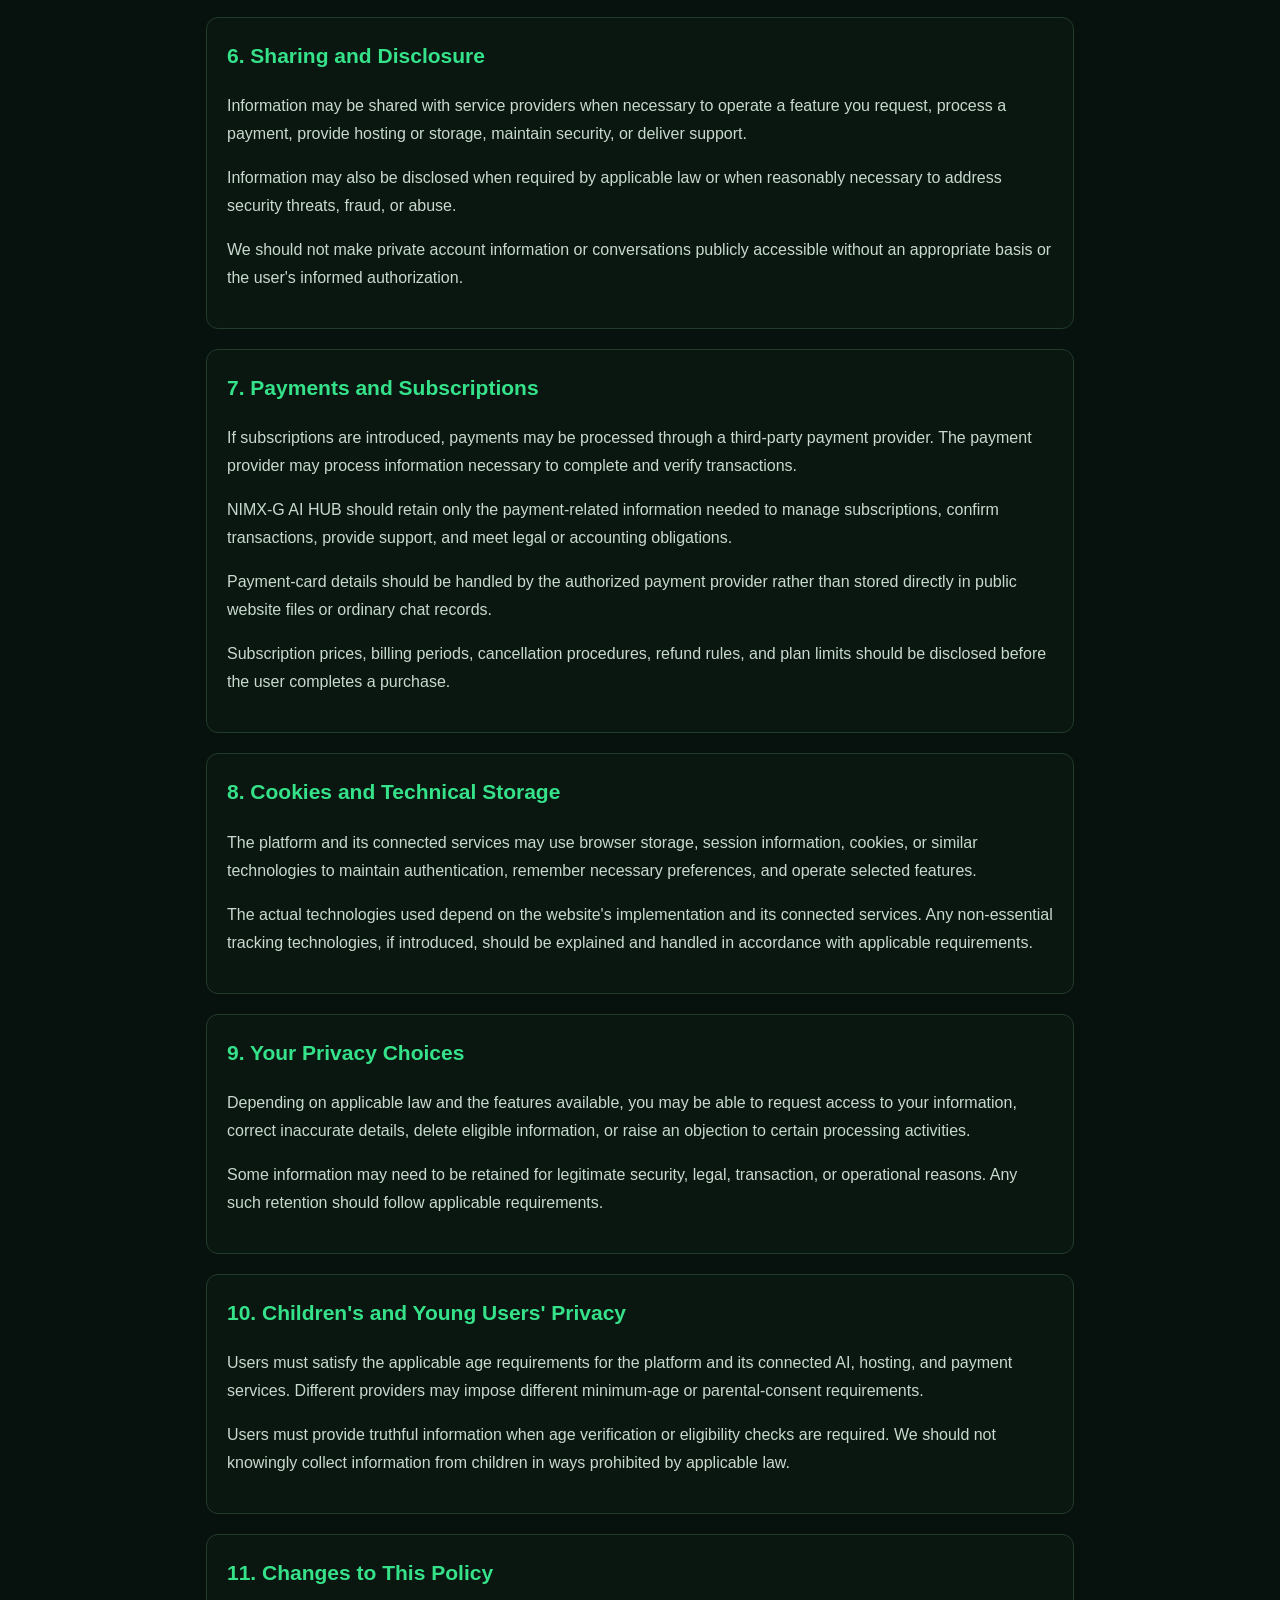
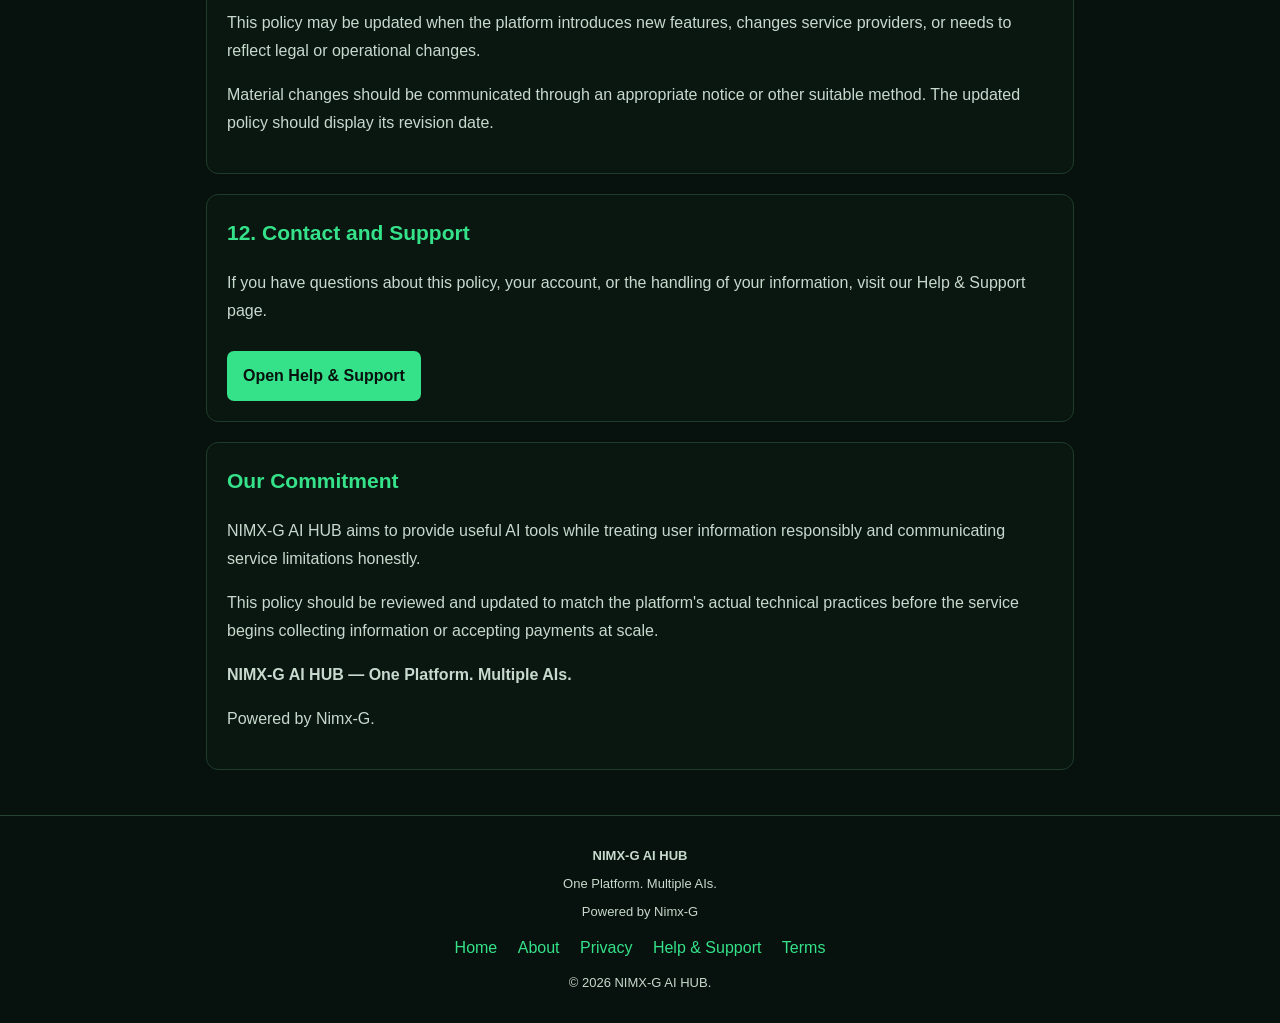
<file: privacy.html>
<!DOCTYPE html>
<html lang="en">
<head>
    <meta charset="UTF-8">
    <meta name="viewport" content="width=device-width, initial-scale=1">
    <meta name="theme-color" content="#07110D">

    <title>Privacy Policy - NIMX-G AI HUB</title>

    <meta name="description"
          content="Read the Privacy Policy for NIMX-G AI HUB, including account information, chat history, security, and subscription payments.">

    <style>
        * {
            box-sizing: border-box;
        }

        body {
            margin: 0;
            background: #07110D;
            color: #EAF5EE;
            font-family: Arial, Helvetica, sans-serif;
            line-height: 1.75;
        }

        a {
            color: #35E28A;
            text-decoration: none;
        }

        a:focus {
            outline: 2px solid #C9B66B;
            outline-offset: 3px;
        }

        header {
            padding: 18px 16px;
            background: #091810;
            border-bottom: 1px solid #234333;
        }

        .nav {
            max-width: 900px;
            margin: auto;
        }

        .brand {
            color: #35E28A;
            font-size: 21px;
            font-weight: bold;
        }

        .tagline {
            display: block;
            color: #C9B66B;
            font-size: 12px;
        }

        .back {
            display: inline-block;
            margin-top: 12px;
            font-size: 14px;
        }

        main {
            max-width: 900px;
            margin: auto;
            padding: 25px 16px 45px;
        }

        .hero {
            padding: 25px 20px;
            background: #0B1C13;
            border: 1px solid #28533B;
            border-radius: 14px;
        }

        .eyebrow {
            color: #C9B66B;
            font-size: 12px;
            font-weight: bold;
            letter-spacing: 2px;
            text-transform: uppercase;
        }

        h1 {
            margin: 8px 0;
            color: #35E28A;
            font-size: clamp(27px, 6vw, 38px);
            line-height: 1.25;
        }

        h2 {
            margin-top: 0;
            color: #35E28A;
            font-size: 21px;
        }

        p,
        li {
            color: #C8D9CE;
        }

        .updated {
            color: #A7BCAF;
            font-size: 13px;
        }

        .section {
            margin-top: 20px;
            padding: 20px;
            background: #0A1710;
            border: 1px solid #203C2C;
            border-radius: 12px;
        }

        .warning {
            margin-top: 20px;
            padding: 20px;
            background: #241B0D;
            border: 2px solid #C9B66B;
            border-radius: 12px;
        }

        .warning h2 {
            color: #F0D783;
        }

        .warning strong {
            color: #F0D783;
        }

        .warning p,
        .warning li {
            color: #F0E5C4;
        }

        .danger {
            margin-top: 15px;
            padding: 14px;
            background: #351717;
            border-left: 4px solid #F07878;
            border-radius: 5px;
        }

        .danger strong {
            color: #FFAAAA;
        }

        .button {
            display: inline-block;
            margin-top: 10px;
            padding: 11px 16px;
            background: #35E28A;
            color: #07110D;
            border-radius: 7px;
            font-weight: bold;
        }

        footer {
            padding: 24px 16px;
            border-top: 1px solid #234333;
            text-align: center;
        }

        footer p {
            margin: 5px 0;
            font-size: 13px;
        }

        .footer-links a {
            display: inline-block;
            margin: 5px 8px;
        }
    </style>
</head>

<body>

<header>
    <div class="nav">
        <a class="brand" href="index.html">NIMX-G AI HUB</a>
        <span class="tagline">Powered by Nimx-G</span>
        <a class="back" href="index.html">&larr; Back to Home</a>
    </div>
</header>

<main>

    <section class="hero">
        <div class="eyebrow">Privacy and data protection</div>

        <h1>Privacy Policy</h1>

        <p>
            This policy explains how NIMX-G AI HUB intends to handle
            account information, conversations, and other information
            associated with using the platform.
        </p>

        <p>
            We aim to handle information responsibly, explain our practices
            clearly, and protect information through appropriate security
            measures.
        </p>

        <p class="updated">
            Last updated: October 27, 2026
        </p>
    </section>

    <!-- IMPORTANT SUBSCRIPTION WARNING -->

    <section class="warning">
        <h2>IMPORTANT: SUBSCRIPTION AND AI SERVICE WARNING</h2>

        <p>
            <strong>
                Subscription payments help maintain and operate
                NIMX-G AI HUB's AI services.
            </strong>
        </p>

        <p>
            Operating an AI platform can involve costs for AI provider
            usage, computing resources, storage, security, maintenance,
            and other technical services. Subscription revenue helps
            us cover these expenses and continue improving the platform.
        </p>

        <p>
            <strong>
                Your subscription is a payment for the plan and access
                described at the time of purchase. It is not a donation
                unless explicitly identified as one.
            </strong>
        </p>

        <ul>
            <li>
                Each subscription plan may have daily limits, monthly
                allowances, image-generation limits, or other restrictions.
            </li>

            <li>
                A paid subscription does not automatically provide
                unlimited messages, unlimited images, or unlimited access
                to every AI model.
            </li>

            <li>
                AI providers may change their availability, pricing,
                technical requirements, or usage limits.
            </li>

            <li>
                We may need to adjust features or usage allowances to
                maintain service reliability and manage operating costs.
                Material changes to paid-plan benefits should be communicated
                appropriately.
            </li>

            <li>
                Before paying, carefully review the current price, duration,
                included features, usage limits, and applicable renewal
                and refund terms.
            </li>
        </ul>

        <div class="danger">
            <strong>PLEASE READ BEFORE PAYING.</strong>

            <p>
                Do not subscribe on the assumption that every AI service
                will always be free for the platform to operate, that
                every provider will remain available indefinitely, or
                that a subscription guarantees unlimited usage.
            </p>
        </div>
    </section>

    <section class="section">
        <h2>1. Information We May Collect</h2>

        <p>
            Depending on which features are implemented and used, the
            platform may process the following information:
        </p>

        <ul>
            <li>
                <strong>Account information:</strong> information such as
                your email address, username, and account identifier.
            </li>

            <li>
                <strong>Profile information:</strong> information you choose
                to provide, such as your display name, date of birth,
                or optional biography.
            </li>

            <li>
                <strong>Conversations:</strong> messages and responses
                associated with your saved chat history.
            </li>

            <li>
                <strong>Uploaded content:</strong> text, images, or files
                you submit when using a feature that accepts them.
            </li>

            <li>
                <strong>Technical information:</strong> limited information
                needed to operate, secure, troubleshoot, and maintain
                the service.
            </li>

            <li>
                <strong>Subscription information:</strong> information
                needed to identify a plan, confirm payment status,
                and manage subscription access, where those features
                are implemented.
            </li>
        </ul>

        <p>
            We should only collect information that is reasonably necessary
            for the relevant purpose. The information actually collected
            depends on the features and integrations in operation.
        </p>
    </section>

    <section class="section">
        <h2>2. How Information May Be Used</h2>

        <p>Information may be used, where applicable, to:</p>

        <ul>
            <li>Create, authenticate, and manage user accounts.</li>
            <li>Provide and maintain platform features.</li>
            <li>Save and retrieve conversations when chat history is enabled.</li>
            <li>Process AI requests through the relevant service providers.</li>
            <li>Verify payments and manage subscription entitlements.</li>
            <li>Respond to support requests.</li>
            <li>Protect accounts and investigate abuse or security problems.</li>
            <li>Meet applicable legal obligations.</li>
        </ul>

        <p>
            Information should not be used for unrelated purposes without
            an appropriate legal basis or other required permission.
        </p>
    </section>

    <section class="section">
        <h2>3. AI Providers and External Services</h2>

        <p>
            NIMX-G AI HUB is designed to connect to third-party AI services.
            When these integrations are active, information you submit
            may need to be transmitted to the relevant provider to generate
            a response or perform a requested task.
        </p>

        <p>
            Different providers may have different privacy policies,
            retention practices, processing locations, and terms.
            Their handling of submitted information is governed by their
            applicable policies and agreements.
        </p>

        <p>
            We will aim to use only the information needed to fulfil
            a request. Users should review the applicable provider terms
            and avoid submitting passwords, payment-card details,
            identity documents, or other sensitive information unless
            a feature genuinely requires it and suitable safeguards
            are in place.
        </p>
    </section>

    <section class="section">
        <h2>4. Chat History and Stored Information</h2>

        <p>
            Where conversation storage is enabled, chat messages may be
            associated with your account so that you can revisit previous
            conversations.
        </p>

        <p>
            Stored conversations may remain available until they are deleted
            or removed under the platform's applicable retention rules.
            Deleting a conversation from the interface may not immediately
            remove copies held in backups, security logs, or third-party
            systems, where such copies exist and are lawfully retained.
        </p>

        <p>
            The platform should provide clear information about available
            deletion controls and any applicable retention periods.
        </p>
    </section>

    <section class="section">
        <h2>5. Account Security and Confidentiality</h2>

        <p>
            We aim to use appropriate safeguards to protect account
            information and restrict access to authorized purposes.
            Access to private account information should be limited
            to what is reasonably necessary for operation, support,
            security, and legal compliance.
        </p>

        <p>
            No website, database, internet transmission, or storage system
            can be guaranteed completely secure. We therefore cannot promise
            absolute confidentiality or protection against every possible
            security incident.
        </p>

        <p>
            Users should protect their passwords, avoid sharing account
            credentials, and report suspected unauthorized access.
        </p>
    </section>

    <section class="section">
        <h2>6. Sharing and Disclosure</h2>

        <p>
            Information may be shared with service providers when necessary
            to operate a feature you request, process a payment, provide
            hosting or storage, maintain security, or deliver support.
        </p>

        <p>
            Information may also be disclosed when required by applicable
            law or when reasonably necessary to address security threats,
            fraud, or abuse.
        </p>

        <p>
            We should not make private account information or conversations
            publicly accessible without an appropriate basis or the user's
            informed authorization.
        </p>
    </section>

    <section class="section">
        <h2>7. Payments and Subscriptions</h2>

        <p>
            If subscriptions are introduced, payments may be processed
            through a third-party payment provider. The payment provider
            may process information necessary to complete and verify
            transactions.
        </p>

        <p>
            NIMX-G AI HUB should retain only the payment-related information
            needed to manage subscriptions, confirm transactions, provide
            support, and meet legal or accounting obligations.
        </p>

        <p>
            Payment-card details should be handled by the authorized payment
            provider rather than stored directly in public website files
            or ordinary chat records.
        </p>

        <p>
            Subscription prices, billing periods, cancellation procedures,
            refund rules, and plan limits should be disclosed before
            the user completes a purchase.
        </p>
    </section>

    <section class="section">
        <h2>8. Cookies and Technical Storage</h2>

        <p>
            The platform and its connected services may use browser storage,
            session information, cookies, or similar technologies to maintain
            authentication, remember necessary preferences, and operate
            selected features.
        </p>

        <p>
            The actual technologies used depend on the website's
            implementation and its connected services. Any non-essential
            tracking technologies, if introduced, should be explained
            and handled in accordance with applicable requirements.
        </p>
    </section>

    <section class="section">
        <h2>9. Your Privacy Choices</h2>

        <p>
            Depending on applicable law and the features available,
            you may be able to request access to your information,
            correct inaccurate details, delete eligible information,
            or raise an objection to certain processing activities.
        </p>

        <p>
            Some information may need to be retained for legitimate
            security, legal, transaction, or operational reasons.
            Any such retention should follow applicable requirements.
        </p>
    </section>

    <section class="section">
        <h2>10. Children's and Young Users' Privacy</h2>

        <p>
            Users must satisfy the applicable age requirements for
            the platform and its connected AI, hosting, and payment
            services. Different providers may impose different
            minimum-age or parental-consent requirements.
        </p>

        <p>
            Users must provide truthful information when age verification
            or eligibility checks are required. We should not knowingly
            collect information from children in ways prohibited by
            applicable law.
        </p>
    </section>

    <section class="section">
        <h2>11. Changes to This Policy</h2>

        <p>
            This policy may be updated when the platform introduces new
            features, changes service providers, or needs to reflect
            legal or operational changes.
        </p>

        <p>
            Material changes should be communicated through an appropriate
            notice or other suitable method. The updated policy should
            display its revision date.
        </p>
    </section>

    <section class="section">
        <h2>12. Contact and Support</h2>

        <p>
            If you have questions about this policy, your account,
            or the handling of your information, visit our Help &amp;
            Support page.
        </p>

        <a class="button" href="support.html">
            Open Help &amp; Support
        </a>
    </section>

    <section class="section">
        <h2>Our Commitment</h2>

        <p>
            NIMX-G AI HUB aims to provide useful AI tools while treating
            user information responsibly and communicating service
            limitations honestly.
        </p>

        <p>
            This policy should be reviewed and updated to match the
            platform's actual technical practices before the service
            begins collecting information or accepting payments at scale.
        </p>

        <p>
            <strong>NIMX-G AI HUB — One Platform. Multiple AIs.</strong>
        </p>

        <p>Powered by Nimx-G.</p>
    </section>

</main>

<footer>
    <p><strong>NIMX-G AI HUB</strong></p>
    <p>One Platform. Multiple AIs.</p>
    <p>Powered by Nimx-G</p>

    <div class="footer-links">
        <a href="index.html">Home</a>
        <a href="about.html">About</a>
        <a href="privacy.html">Privacy</a>
        <a href="support.html">Help &amp; Support</a>
        <a href="terms.html">Terms</a>
    </div>

    <p>&copy; <span id="year">2026</span> NIMX-G AI HUB.</p>
</footer>

<script>
    document.getElementById("year").textContent =
        new Date().getFullYear();
</script>

</body>
  </html>
</file>
<file: assets/css/keypad.css>
/* ==================================================
   NIMX-G AI HUB
   LIGHTWEIGHT KEYPAD PHONE DESIGN
   ================================================== */

* {
    box-sizing: border-box;
}

html {
    background: #07110D;
}

body {
    margin: 0;
    padding: 0;
    background: #07110D;
    color: #EAF4ED;
    font-family: Arial, Helvetica, sans-serif;
    font-size: 14px;
    line-height: 1.6;
   font-weight: bold;
}

a {
    color: #35E28A;
    text-decoration: underline;
}

a:focus,
a:hover {
    color: #C9B66B;
}

.android-notice {
    padding: 10px 8px;
    background: #12271B;
    border-bottom: 1px solid #35E28A;
    text-align: center;
    font-size: 12px;
}

.android-notice strong {
    color: #C9B66B;
    display: block;
}

.android-notice a {
    display: inline-block;
    margin-top: 3px;
    font-weight: bold;
}

.site-header {
    padding: 23px 10px 19px;
    text-align: center;
    background: #0D1B14;
    border-bottom: 2px solid #C9B66B;
}

.brand {
    margin-bottom: 5px;
}

.brand-main {
    color: #35E28A;
    font-size: 27px;
    font-weight: bold;
    letter-spacing: 1px;
}

.brand-sub {
    display: block;
    color: #C9B66B;
    font-size: 16px;
    font-weight: bold;
    letter-spacing: 4px;
}

.tagline {
    margin: 8px 0 3px;
    color: #EAF4ED;
    font-size: 13px;
}

.powered {
    color: #C9B66B;
    font-size: 11px;
    margin: 7px 0 0;
}

.main-nav {
    padding: 12px 6px;
    background: #0A1710;
    border-bottom: 1px solid #183D29;
    text-align: center;
}

.main-nav a {
    display: inline-block;
    margin: 3px 5px;
    padding: 4px 2px;
    font-size: 12px;
}

.welcome {
    padding: 24px 13px;
    text-align: center;
    border-bottom: 1px solid #183D29;
}

.welcome h1 {
    margin: 0 0 12px;
    color: #35E28A;
    font-size: 23px;
    line-height: 1.35;
}

.welcome p {
    color: #C4D5C9;
    font-size: 13px;
}

.account-links {
    margin-top: 19px;
}

.main-button,
.secondary-button {
    display: inline-block;
    margin: 4px 2px;
    padding: 10px 13px;
    border: 1px solid #35E28A;
    text-decoration: none;
    font-weight: bold;
    font-size: 12px;
}

.main-button {
    background: #35E28A;
    color: #07110D;
}

.secondary-button {
    background: #0D1B14;
    color: #35E28A;
}

.assistants,
.features,
.join-section {
    padding: 21px 11px;
}

.assistants h2,
.features h2,
.join-section h2 {
    color: #C9B66B;
    font-size: 19px;
    line-height: 1.4;
    margin: 0 0 7px;
}

.section-intro {
    color: #A7B8AD;
    font-size: 12px;
    margin: 0 0 16px;
}

.assistant-card {
    padding: 14px 12px;
    margin: 12px 0;
    background: #0D1B14;
    border: 1px solid #214B33;
    border-left: 3px solid #35E28A;
}

.assistant-card h3 {
    margin: 0 0 7px;
    color: #35E28A;
    font-size: 15px;
}

.assistant-card p {
    color: #C4D5C9;
    font-size: 12px;
    margin: 0 0 12px;
}

.assistant-card a {
    display: inline-block;
    padding: 6px 0;
    font-size: 12px;
    font-weight: bold;
}

.features {
    background: #0A1710;
    border-top: 1px solid #183D29;
    border-bottom: 1px solid #183D29;
}

.features ul {
    padding-left: 20px;
    color: #C4D5C9;
    font-size: 13px;
}

.features li {
    margin: 9px 0;
}

.small-note {
    color: #A7B8AD;
    font-size: 11px;
    padding: 10px;
    border: 1px solid #214B33;
}

.join-section {
    text-align: center;
}

.join-section p {
    color: #C4D5C9;
    font-size: 12px;
    margin-bottom: 16px;
}

footer {
    padding: 22px 10px;
    text-align: center;
    background: #050B07;
    border-top: 2px solid #C9B66B;
}

.footer-brand {
    color: #35E28A;
    font-size: 16px;
    font-weight: bold;
    margin: 0;
}

footer p {
    font-size: 11px;
    color: #A7B8AD;
}

.footer-links {
    margin: 13px 0;
}

.footer-links a {
    display: inline-block;
    margin: 4px 5px;
    font-size: 11px;
}

.copyright {
    margin-top: 15px;
}

@media screen and (min-width: 600px) {
    .assistant-card {
        padding: 17px;
    }

    .welcome,
    .assistants,
    .features,
    .join-section {
        padding-left: 20px;
        padding-right: 20px;
    }
  }
</file>
<file: assets/css/android.css>
/* ==========================================
   NIMX-G AI HUB — ANDROID DESIGN
   Powered by Nimx-G
   ========================================== */

:root {
    --background: #07110d;
    --background-soft: #0b1711;
    --panel: #101f17;
    --panel-light: #14271c;
    --green: #35e28a;
    --green-dark: #159b59;
    --gold: #d4bd76;
    --white: #f5fff8;
    --muted: #a0b5a7;
    --border: rgba(120, 202, 151, 0.15);
    --shadow: 0 18px 50px rgba(0, 0, 0, 0.22);
}

* {
    box-sizing: border-box;
}

html {
    scroll-behavior: smooth;
}

body {
    margin: 0;
    background: var(--background);
    color: var(--white);
    font-family: "Poppins", Arial, sans-serif;
    font-size: 15px;
    line-height: 1.7;
    overflow-x: hidden;
}

a {
    color: inherit;
    text-decoration: none;
}

button,
a {
    -webkit-tap-highlight-color: transparent;
}

a:focus-visible {
    outline: 2px solid var(--gold);
    outline-offset: 4px;
}


/* HEADER */

.top-header {
    width: 100%;
    min-height: 76px;
    padding: 15px 7%;
    display: flex;
    align-items: center;
    justify-content: space-between;
    gap: 20px;
    border-bottom: 1px solid var(--border);
    background: rgba(7, 17, 13, 0.94);
    position: relative;
    z-index: 5;
}

.brand {
    display: inline-flex;
    align-items: center;
    gap: 11px;
}

.brand-icon {
    width: 42px;
    height: 42px;
    display: inline-flex;
    justify-content: center;
    align-items: center;
    border-radius: 13px;
    background: linear-gradient(135deg, var(--green), #16864e);
    color: #04130a;
    font-size: 25px;
    font-weight: 800;
    box-shadow: 0 0 24px rgba(53, 226, 138, 0.18);
}

.brand-name {
    font-size: 16px;
    font-weight: 800;
    letter-spacing: 0.7px;
}

.brand-name span {
    color: var(--green);
}

.keypad-link {
    padding: 9px 15px;
    border: 1px solid rgba(212, 189, 118, 0.35);
    border-radius: 30px;
    color: var(--gold);
    font-size: 12px;
    font-weight: 600;
    transition: background 0.25s ease, color 0.25s ease;
}

.keypad-link:hover {
    background: var(--gold);
    color: #10150e;
}


/* HERO */

.hero {
    position: relative;
    min-height: 590px;
    padding: 80px 8% 85px;
    display: grid;
    grid-template-columns: 1.1fr 0.9fr;
    align-items: center;
    gap: 35px;
    overflow: hidden;
    background:
        radial-gradient(ellipse at 80% 30%, rgba(29, 123, 74, 0.13), transparent 40%),
        linear-gradient(145deg, #07110d, #0b1911 60%, #07110d);
}

.hero-content {
    position: relative;
    z-index: 2;
    max-width: 630px;
}

.welcome-label,
.section-eyebrow {
    display: inline-block;
    color: var(--gold);
    font-size: 11px;
    font-weight: 700;
    letter-spacing: 2px;
}

.welcome-label {
    display: inline-flex;
    align-items: center;
    gap: 10px;
    padding: 9px 14px;
    border: 1px solid var(--border);
    border-radius: 30px;
    background: rgba(16, 31, 23, 0.65);
}

.live-dot {
    width: 8px;
    height: 8px;
    border-radius: 50%;
    background: var(--green);
    box-shadow: 0 0 12px rgba(53, 226, 138, 0.8);
}

.hero h1 {
    margin: 27px 0 20px;
    font-size: clamp(38px, 5vw, 67px);
    line-height: 1.17;
    letter-spacing: -2px;
    font-weight: 800;
}

.script-text {
    color: var(--green);
    font-family: "Dancing Script", cursive;
    font-size: 1.18em;
    font-weight: 700;
    letter-spacing: 0;
}

.hero-description {
    max-width: 510px;
    margin: 0;
    color: var(--muted);
    font-size: 15px;
    line-height: 1.9;
}

.hero-buttons {
    display: flex;
    flex-wrap: wrap;
    align-items: center;
    gap: 13px;
    margin-top: 29px;
}

.button {
    min-height: 48px;
    padding: 12px 22px;
    display: inline-flex;
    align-items: center;
    justify-content: center;
    gap: 13px;
    border-radius: 10px;
    font-size: 13px;
    font-weight: 700;
    transition: transform 0.25s ease, box-shadow 0.25s ease,
                background 0.25s ease;
}

.button:hover {
    transform: translateY(-3px);
}

.button-primary {
    background: linear-gradient(110deg, var(--green), #9af4b9);
    color: #06140b;
    box-shadow: 0 8px 28px rgba(53, 226, 138, 0.15);
}

.button-primary:hover {
    box-shadow: 0 12px 35px rgba(53, 226, 138, 0.28);
}

.button-secondary {
    border: 1px solid rgba(212, 189, 118, 0.4);
    background: rgba(16, 31, 23, 0.5);
    color: var(--gold);
}

.button-secondary:hover {
    background: rgba(212, 189, 118, 0.1);
}

.hero-note {
    margin-top: 23px;
    color: #8da596;
    font-size: 12px;
}

.hero-note span {
    color: var(--gold);
}


/* HERO VISUAL */

.hero-visual {
    min-height: 380px;
    position: relative;
    display: flex;
    align-items: center;
    justify-content: center;
}

.hero-glow {
    position: absolute;
    width: 260px;
    height: 260px;
    border-radius: 50%;
    filter: blur(75px);
    pointer-events: none;
}

.hero-glow-one {
    top: -80px;
    right: -100px;
    background: rgba(53, 226, 138, 0.08);
}

.hero-glow-two {
    bottom: -80px;
    left: 10%;
    background: rgba(212, 189, 118, 0.05);
}

.orbit {
    position: absolute;
    width: 270px;
    height: 270px;
    border: 1px solid rgba(53, 226, 138, 0.17);
    border-radius: 50%;
}

.orbit-one {
    transform: rotateX(65deg) rotate(-25deg);
    animation: orbit-turn 18s linear infinite;
}

.orbit-two {
    width: 320px;
    height: 190px;
    border-color: rgba(212, 189, 118, 0.19);
    transform: rotate(-35deg);
    animation: orbit-turn 23s linear infinite reverse;
}

.ai-core {
    width: 190px;
    height: 190px;
    padding: 7px;
    border: 1px solid rgba(53, 226, 138, 0.65);
    border-radius: 50%;
    background: linear-gradient(140deg, #173d28, #07110d);
    box-shadow:
        0 0 50px rgba(53, 226, 138, 0.12),
        inset 0 0 35px rgba(53, 226, 138, 0.1);
    animation: core-float 4s ease-in-out infinite;
    position: relative;
    z-index: 1;
}

.core-inner {
    width: 100%;
    height: 100%;
    border: 1px solid rgba(212, 189, 118, 0.27);
    border-radius: 50%;
    display: flex;
    flex-direction: column;
    align-items: center;
    justify-content: center;
}

.core-star {
    color: var(--gold);
    font-size: 24px;
}

.core-name {
    color: var(--green);
    font-size: 57px;
    font-weight: 800;
    line-height: 1.1;
    letter-spacing: -3px;
}

.core-caption {
    margin-top: 6px;
    color: var(--muted);
    font-size: 7px;
    font-weight: 600;
    letter-spacing: 1.5px;
}

.floating-chip {
    position: absolute;
    z-index: 2;
    display: flex;
    align-items: center;
    gap: 9px;
    padding: 11px 14px;
    border: 1px solid rgba(130, 208, 156, 0.22);
    border-radius: 12px;
    background: rgba(12, 28, 18, 0.94);
    box-shadow: var(--shadow);
    color: #dff8e7;
    font-size: 11px;
    font-weight: 600;
    white-space: nowrap;
    animation: chip-float 4.5s ease-in-out infinite;
}

.chip-icon {
    color: var(--green);
    font-size: 17px;
}

.chip-top {
    top: 18px;
    left: 50%;
    transform: translateX(-50%);
}

.chip-left {
    left: -3px;
    top: 37%;
    animation-delay: -1s;
}

.chip-right {
    right: -3px;
    top: 55%;
    animation-delay: -2s;
}

.chip-bottom {
    bottom: 17px;
    left: 50%;
    transform: translateX(-50%);
    animation-delay: -3s;
}

@keyframes core-float {
    0%, 100% {
        transform: translateY(0);
    }
    50% {
        transform: translateY(-10px);
    }
}

@keyframes chip-float {
    0%, 100% {
        margin-top: 0;
    }
    50% {
        margin-top: -7px;
    }
}

@keyframes orbit-turn {
    from {
        rotate: 0deg;
    }
    to {
        rotate: 360deg;
    }
}


/* PROMOTIONAL STRIP */

.promo-strip {
    width: 100%;
    overflow: hidden;
    padding: 17px 0;
    background: linear-gradient(90deg, #123b24, #0b2516, #123b24);
    border-top: 1px solid rgba(53, 226, 138, 0.15);
    border-bottom: 1px solid rgba(53, 226, 138, 0.15);
}

.promo-track {
    width: max-content;
    display: flex;
    align-items: center;
    gap: 42px;
    animation: promo-scroll 35s linear infinite;
}

.promo-track span {
    color: #d5f4df;
    font-size: 11px;
    font-weight: 700;
    letter-spacing: 1.7px;
    white-space: nowrap;
}

.promo-track span:nth-child(odd) {
    color: var(--gold);
}

@keyframes promo-scroll {
    from {
        transform: translateX(0);
    }
    to {
        transform: translateX(-50%);
    }
}


/* ASSISTANT CARDS */

.assistants-section {
    padding: 95px 8%;
    background: var(--background);
}

.section-heading {
    max-width: 650px;
    margin: 0 auto 45px;
    text-align: center;
}

.section-heading h2,
.feature-content h2,
.final-cta h2 {
    margin: 13px 0;
    font-size: clamp(30px, 4vw, 44px);
    line-height: 1.3;
    letter-spacing: -1px;
}

.section-heading h2 span,
.feature-content h2 span,
.final-cta h2 span {
    color: var(--green);
    font-family: "Dancing Script", cursive;
    font-size: 1.12em;
    letter-spacing: 0;
}

.section-heading p,
.final-cta p {
    margin: 14px auto 0;
    max-width: 520px;
    color: var(--muted);
    font-size: 14px;
}

.assistant-grid {
    display: grid;
    grid-template-columns: repeat(3, minmax(0, 1fr));
    gap: 19px;
}

.assistant-card {
    min-height: 245px;
    padding: 24px;
    display: flex;
    flex-direction: column;
    align-items: flex-start;
    border: 1px solid var(--border);
    border-radius: 17px;
    background: linear-gradient(145deg, var(--panel), #0a1710);
    position: relative;
    overflow: hidden;
    transition: transform 0.28s ease, border-color 0.28s ease,
                box-shadow 0.28s ease;
}

.assistant-card::after {
    content: "";
    width: 100px;
    height: 100px;
    position: absolute;
    top: -50px;
    right: -50px;
    border-radius: 50%;
    background: rgba(53, 226, 138, 0.06);
    transition: transform 0.35s ease;
}

.assistant-card:hover {
    transform: translateY(-7px);
    border-color: rgba(53, 226, 138, 0.55);
    box-shadow: 0 15px 38px rgba(0, 0, 0, 0.2);
}

.assistant-card:hover::after {
    transform: scale(2.2);
}

.card-top {
    width: 100%;
    display: flex;
    justify-content: space-between;
    align-items: center;
}

.assistant-icon {
    width: 49px;
    height: 49px;
    display: flex;
    justify-content: center;
    align-items: center;
    border-radius: 14px;
    background: rgba(53, 226, 138, 0.1);
    border: 1px solid rgba(53, 226, 138, 0.19);
    color: var(--green);
    font-size: 21px;
    font-weight: 700;
}

.card-number {
    color: #60776a;
    font-size: 11px;
    font-weight: 700;
    letter-spacing: 1px;
}

.assistant-card h3 {
    margin: 22px 0 7px;
    font-size: 17px;
    font-weight: 700;
}

.assistant-card p {
    margin: 0 0 22px;
    color: var(--muted);
    font-size: 12px;
    line-height: 1.8;
}

.card-action {
    margin-top: auto;
    display: flex;
    align-items: center;
    gap: 10px;
    color: var(--green);
    font-size: 11px;
    font-weight: 700;
}

.card-action span {
    font-size: 17px;
    transition: transform 0.2s ease;
}

.assistant-card:hover .card-action span {
    transform: translateX(5px);
}

.card-writing .assistant-icon,
.card-image .assistant-icon {
    color: var(--gold);
    background: rgba(212, 189, 118, 0.08);
    border-color: rgba(212, 189, 118, 0.2);
}

.availability-note {
    max-width: 750px;
    margin: 25px auto 0;
    text-align: center;
    color: #849b8d;
    font-size: 11px;
}


/* FEATURE PANEL */

.feature-section {
    padding: 20px 8% 95px;
}

.feature-panel {
    max-width: 1180px;
    margin: auto;
    padding: 52px;
    display: grid;
    grid-template-columns: 1fr 1fr;
    gap: 55px;
    align-items: center;
    border: 1px solid rgba(53, 226, 138, 0.2);
    border-radius: 25px;
    background:
        radial-gradient(circle at 5% 10%, rgba(53, 226, 138, 0.08), transparent 35%),
        linear-gradient(135deg, #10271a, #0a1710);
    box-shadow: var(--shadow);
}

.feature-content h2 {
    font-size: clamp(29px, 3vw, 40px);
}

.feature-content > p {
    margin: 17px 0 26px;
    max-width: 460px;
    color: var(--muted);
    font-size: 13px;
    line-height: 1.9;
}

.feature-list {
    display: flex;
    flex-direction: column;
    gap: 22px;
}

.feature-item {
    display: flex;
    align-items: flex-start;
    gap: 15px;
}

.feature-check {
    width: 30px;
    height: 30px;
    flex: 0 0 30px;
    display: flex;
    align-items: center;
    justify-content: center;
    border-radius: 50%;
    background: rgba(53, 226, 138, 0.13);
    color: var(--green);
    font-weight: 800;
}

.feature-item strong {
    display: block;
    font-size: 13px;
}

.feature-item p {
    margin: 4px 0 0;
    color: var(--muted);
    font-size: 11px;
}


/* FINAL CTA */

.final-cta {
    padding: 50px 8% 100px;
    text-align: center;
}

.final-cta h2 {
    margin-top: 15px;
}

.final-cta p {
    margin-bottom: 27px;
}


/* FOOTER */

.site-footer {
    padding: 45px 7% 30px;
    border-top: 1px solid var(--border);
    background: #050c08;
    text-align: center;
}

.footer-brand {
    color: var(--green);
    font-size: 18px;
    font-weight: 800;
    letter-spacing: 1px;
}

.footer-tagline {
    margin: 5px 0 22px;
    color: var(--muted);
    font-family: "Dancing Script", cursive;
    font-size: 22px;
}

.footer-links {
    display: flex;
    justify-content: center;
    align-items: center;
    flex-wrap: wrap;
    gap: 12px 25px;
}

.footer-links a {
    color: #a8bbae;
    font-size: 11px;
    transition: color 0.2s ease;
}

.footer-links a:hover {
    color: var(--green);
}

.footer-credit {
    margin: 25px 0 0;
    color: var(--gold);
    font-size: 11px;
    font-weight: 600;
    letter-spacing: 1px;
}

.footer-small {
    max-width: 600px;
    margin: 12px auto 0;
    color: #718679;
    font-size: 10px;
}


/* TABLETS */

@media (max-width: 950px) {
    .hero {
        padding: 65px 6%;
        grid-template-columns: 1fr 0.8fr;
        gap: 10px;
    }

    .hero-visual {
        transform: scale(0.88);
    }

    .assistants-section {
        padding: 75px 6%;
    }

    .assistant-grid {
        grid-template-columns: repeat(2, minmax(0, 1fr));
    }

    .feature-section {
        padding-left: 6%;
        padding-right: 6%;
    }

    .feature-panel {
        padding: 35px;
        gap: 30px;
    }
}


/* ANDROID PHONES */

@media (max-width: 650px) {
    body {
        font-size: 14px;
    }

    .top-header {
        min-height: 66px;
        padding: 12px 5%;
        gap: 10px;
    }

    .brand {
        gap: 8px;
    }

    .brand-icon {
        width: 36px;
        height: 36px;
        border-radius: 11px;
        font-size: 21px;
    }

    .brand-name {
        font-size: 12px;
        letter-spacing: 0.3px;
    }

    .keypad-link {
        padding: 8px 10px;
        font-size: 10px;
        white-space: nowrap;
    }

    .hero {
        min-height: auto;
        padding: 55px 6% 40px;
        display: flex;
        flex-direction: column;
        align-items: stretch;
        gap: 15px;
    }

    .welcome-label {
        font-size: 9px;
        letter-spacing: 1.2px;
    }

    .hero h1 {
        margin-top: 23px;
        font-size: clamp(38px, 10vw, 54px);
        letter-spacing: -1.5px;
    }

    .hero-description {
        font-size: 13px;
        line-height: 1.85;
    }

    .hero-buttons {
        gap: 10px;
    }

    .button {
        min-height: 45px;
        padding: 11px 17px;
        font-size: 12px;
    }

    .hero-visual {
        width: 100%;
        min-height: 330px;
        margin-top: 5px;
        transform: none;
    }

    .ai-core {
        width: 155px;
        height: 155px;
    }

    .core-name {
        font-size: 47px;
    }

    .orbit {
        width: 230px;
        height: 230px;
    }

    .orbit-two {
        width: 260px;
        height: 160px;
    }

    .floating-chip {
        padding: 9px 10px;
        gap: 6px;
        font-size: 9px;
    }

    .chip-icon {
        font-size: 14px;
    }

    .chip-left {
        left: 0;
    }

    .chip-right {
        right: 0;
    }

    .chip-top {
        top: 4px;
    }

    .chip-bottom {
        bottom: 3px;
    }

    .promo-strip {
        padding: 14px 0;
    }

    .promo-track {
        gap: 28px;
        animation-duration: 28s;
    }

    .promo-track span {
        font-size: 9px;
    }

    .assistants-section {
        padding: 65px 5%;
    }

    .section-heading {
        margin-bottom: 32px;
    }

    .section-heading h2,
    .final-cta h2 {
        font-size: 33px;
    }

    .section-heading p,
    .final-cta p {
        font-size: 12px;
    }

    .assistant-grid {
        grid-template-columns: repeat(2, minmax(0, 1fr));
        gap: 12px;
    }

    .assistant-card {
        min-height: 235px;
        padding: 16px;
        border-radius: 14px;
    }

    .assistant-icon {
        width: 41px;
        height: 41px;
        border-radius: 12px;
        font-size: 17px;
    }

    .assistant-card h3 {
        margin-top: 17px;
        font-size: 14px;
    }

    .assistant-card p {
        font-size: 10px;
        line-height: 1.75;
    }

    .card-action {
        gap: 5px;
        font-size: 9px;
    }

    .availability-note {
        font-size: 10px;
        line-height: 1.8;
    }

    .feature-section {
        padding: 5px 5% 65px;
    }

    .feature-panel {
        padding: 27px 21px;
        grid-template-columns: 1fr;
        gap: 32px;
        border-radius: 19px;
    }

    .feature-content h2 {
        font-size: 32px;
    }

    .feature-content > p {
        font-size: 12px;
    }

    .feature-list {
        gap: 19px;
    }

    .feature-item strong {
        font-size: 12px;
    }

    .feature-item p {
        font-size: 10px;
    }

    .final-cta {
        padding: 25px 6% 75px;
    }

    .site-footer {
        padding: 35px 5% 25px;
    }

    .footer-links {
        gap: 13px 17px;
    }
}


/* VERY SMALL PHONES */

@media (max-width: 360px) {
    .brand-name {
        font-size: 10px;
    }

    .keypad-link {
        padding: 7px 8px;
        font-size: 9px;
    }

    .hero {
        padding-left: 5%;
        padding-right: 5%;
    }

    .hero h1 {
        font-size: 36px;
    }

    .assistant-grid {
        grid-template-columns: 1fr;
    }

    .assistant-card {
        min-height: 205px;
        padding: 21px;
    }

    .assistant-card h3 {
        font-size: 16px;
    }

    .assistant-card p {
        font-size: 12px;
    }

    .card-action {
        font-size: 11px;
    }

    .floating-chip {
        font-size: 8px;
    }
}


/* ACCESSIBILITY: REDUCE MOTION */

@media (prefers-reduced-motion: reduce) {
    *,
    *::before,
    *::after {
        scroll-behavior: auto !important;
        animation-duration: 0.01ms !important;
        animation-iteration-count: 1 !important;
        transition-duration: 0.01ms !important;
    }
  }
</file>
